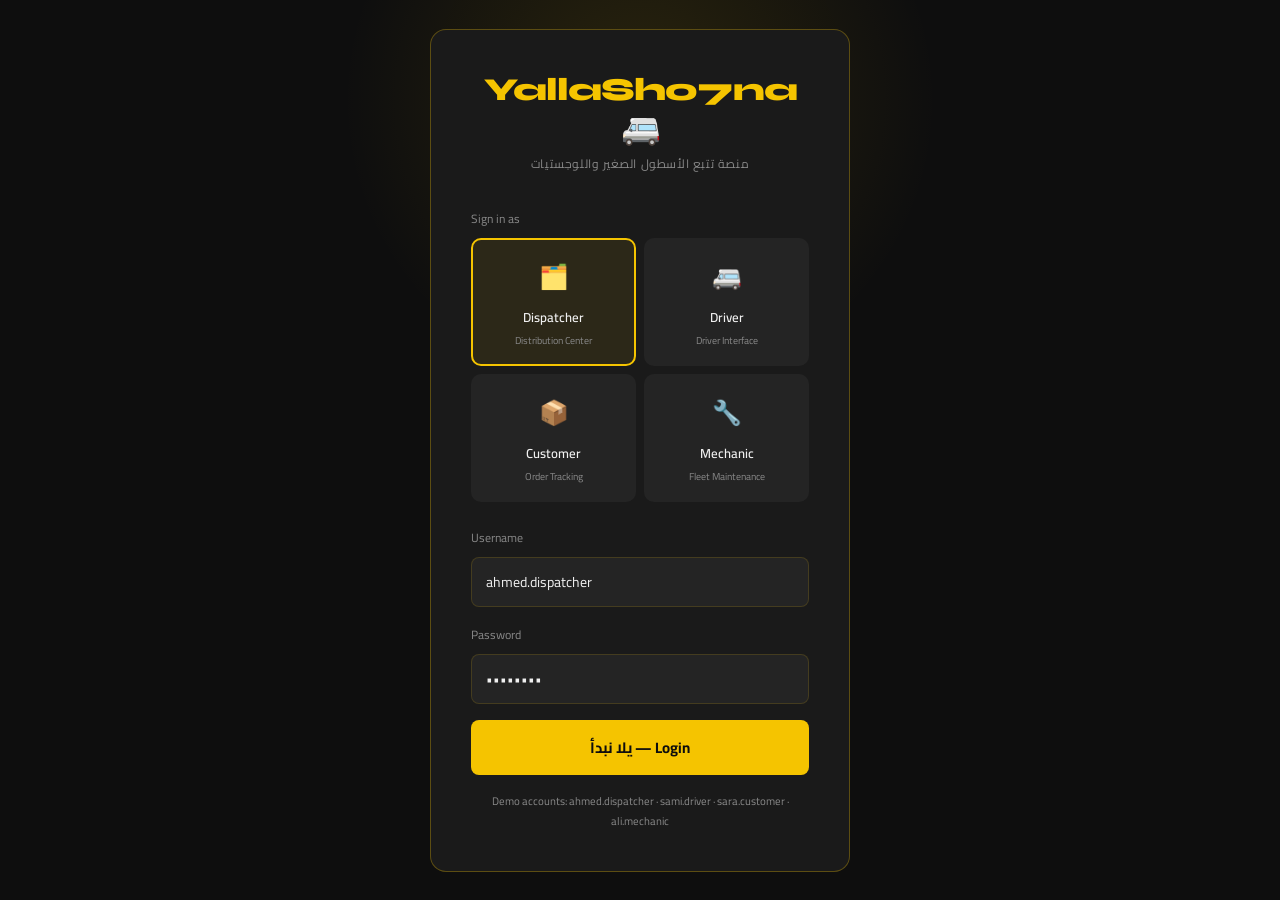
<file: index.html>
<!DOCTYPE html>
<html lang="en">
<head>
<meta charset="UTF-8">
<meta name="viewport" content="width=device-width, initial-scale=1.0">
<title>YallaSho7na — Fleet & Logistics</title>
<link href="https://fonts.googleapis.com/css2?family=Syne:wght@700;800&family=Cairo:wght@400;500;600;700&display=swap" rel="stylesheet">
<link rel="stylesheet" href="css/style.css">
</head>
<body>

<!-- ========= LOGIN ========= -->
<div id="login-screen">
  <div class="login-box">
    <div class="login-logo">
      <div class="logo-text">YallaSho7na 🚐</div>
      <div class="logo-sub">منصة تتبع الأسطول الصغير واللوجستيات</div>
    </div>

    <label class="login-label">Sign in as</label>
    <div class="actor-grid" id="actor-grid">
      <div class="actor-card selected" data-actor="dispatcher" onclick="selectActor(this)">
        <span class="actor-emoji">🗂️</span>
        <div class="actor-name">Dispatcher</div>
        <div class="actor-role">Distribution Center</div>
      </div>
      <div class="actor-card" data-actor="driver" onclick="selectActor(this)">
        <span class="actor-emoji">🚐</span>
        <div class="actor-name">Driver</div>
        <div class="actor-role">Driver Interface</div>
      </div>
      <div class="actor-card" data-actor="customer" onclick="selectActor(this)">
        <span class="actor-emoji">📦</span>
        <div class="actor-name">Customer</div>
        <div class="actor-role">Order Tracking</div>
      </div>
      <div class="actor-card" data-actor="mechanic" onclick="selectActor(this)">
        <span class="actor-emoji">🔧</span>
        <div class="actor-name">Mechanic</div>
        <div class="actor-role">Fleet Maintenance</div>
      </div>
    </div>

    <label class="login-label">Username</label>
    <input class="login-input" id="login-username" value="ahmed.dispatcher" placeholder="Enter username">

    <label class="login-label">Password</label>
    <input class="login-input" type="password" value="••••••••" placeholder="Password">

    <button class="btn-login" onclick="doLogin()">يلا نبدأ — Login</button>
    <div class="demo-hint">Demo accounts: ahmed.dispatcher · sami.driver · sara.customer · ali.mechanic</div>
  </div>
</div>

<!-- ========= APP ========= -->
<div id="app">

  <!-- Topbar -->
  <div class="topbar">
    <div class="topbar-logo">YallaSho7na 🚐</div>
    <div class="topbar-divider"></div>
    <div class="topbar-page" id="page-title">Dashboard</div>
    <div class="topbar-user" id="topbar-user">
      <div class="topbar-avatar" id="user-initials">AH</div>
      <span id="user-display">Ahmed Hassan</span>
      <span style="color:var(--muted)">·</span>
      <span id="user-role-display" style="color:var(--y);font-size:11px">Dispatcher</span>
    </div>
    <button class="btn-logout" onclick="doLogout()">Logout</button>
  </div>

  <div class="layout">

    <!-- Sidebar -->
    <div class="sidebar" id="sidebar"></div>

    <!-- Content -->
    <div class="content" id="content"></div>

  </div>
</div>

<script>
// ─── DATA ───────────────────────────────────────────────────────────────────
const actors = {
  dispatcher: {
    name: 'Ahmed Hassan',
    initials: 'AH',
    role: 'Dispatcher',
    username: 'ahmed.dispatcher',
    nav: [
      { icon: '🗺️', label: 'Live Map', view: 'map' },
      { icon: '🛣️', label: 'Routes', view: 'routes', badge: '3', badgeY: true },
      { icon: '🚐', label: 'Vehicles', view: 'vehicles' },
      { icon: '👤', label: 'Drivers', view: 'drivers' },
      { icon: '⚠️', label: 'Alerts', view: 'disp-alerts', badge: '2' },
    ]
  },
  driver: {
    name: 'Sami Hassan',
    initials: 'SH',
    role: 'Driver',
    username: 'sami.driver',
    nav: [
      { icon: '📋', label: 'My Route', view: 'my-route' },
      { icon: '✅', label: 'Deliver', view: 'deliver' },
      { icon: '🔍', label: 'Pre-Trip Check', view: 'pretrip' },
      { icon: '💰', label: 'COD Ledger', view: 'cod' },
      { icon: '🆘', label: 'Incident', view: 'incident' },
    ]
  },
  customer: {
    name: 'Sara Mahmoud',
    initials: 'SM',
    role: 'Customer',
    username: 'sara.customer',
    nav: [
      { icon: '📦', label: 'Track Order', view: 'track-order' },
      { icon: '📋', label: 'My Orders', view: 'my-orders' },
      { icon: '⭐', label: 'Rate Delivery', view: 'rate' },
    ]
  },
  mechanic: {
    name: 'Ali Fathy',
    initials: 'AF',
    role: 'Mechanic',
    username: 'ali.mechanic',
    nav: [
      { icon: '🔔', label: 'Service Alerts', view: 'service-alerts' },
      { icon: '🚗', label: 'Fleet Status', view: 'fleet-status' },
      { icon: '🛢️', label: 'Fuel & Parts', view: 'fuel-parts' },
      { icon: '📝', label: 'Work Orders', view: 'work-orders' },
    ]
  }
};

// ─── STATE ──────────────────────────────────────────────────────────────────
let currentActor = 'dispatcher';
let currentView = '';

function selectActor(el) {
  document.querySelectorAll('.actor-card').forEach(c => c.classList.remove('selected'));
  el.classList.add('selected');
  currentActor = el.dataset.actor;
  const map = { dispatcher: 'ahmed.dispatcher', driver: 'sami.driver', customer: 'sara.customer', mechanic: 'ali.mechanic' };
  document.getElementById('login-username').value = map[currentActor];
}

function doLogin() {
  document.getElementById('login-screen').style.display = 'none';
  const app = document.getElementById('app');
  app.style.display = 'flex';
  app.style.flexDirection = 'column';
  const a = actors[currentActor];
  document.getElementById('user-initials').textContent = a.initials;
  document.getElementById('user-display').textContent = a.name;
  document.getElementById('user-role-display').textContent = a.role;
  buildSidebar();
  loadView(actors[currentActor].nav[0].view);
}

function doLogout() {
  document.getElementById('app').style.display = 'none';
  document.getElementById('login-screen').style.display = 'flex';
}

function buildSidebar() {
  const nav = actors[currentActor].nav;
  let html = '';
  nav.forEach(item => {
    html += `<div class="nav-item" data-view="${item.view}" onclick="loadView('${item.view}')">
      <span class="nav-icon">${item.icon}</span>
      ${item.label}
      ${item.badge ? `<span class="nav-badge ${item.badgeY ? 'y' : ''}">${item.badge}</span>` : ''}
    </div>`;
  });
  document.getElementById('sidebar').innerHTML = html;
}

function loadView(view) {
  currentView = view;
  document.querySelectorAll('.nav-item').forEach(n => {
    n.classList.toggle('active', n.dataset.view === view);
  });
  const navItem = actors[currentActor].nav.find(n => n.view === view);
  if (navItem) document.getElementById('page-title').textContent = navItem.label;
  document.getElementById('content').innerHTML = views[view] ? views[view]() : '<p style="color:var(--muted)">Coming soon.</p>';
  attachChecks();
}

// ─── VIEWS ──────────────────────────────────────────────────────────────────
const views = {

// ════ DISPATCHER ════════════════════════════════════════════════════════════

'map': () => `
<div class="kpi-row" style="grid-template-columns:repeat(4,1fr)">
  <div class="kpi"><div class="kpi-label">Active Vehicles</div><div class="kpi-val">14</div><div class="kpi-sub">3 idle · 1 repair</div></div>
  <div class="kpi"><div class="kpi-label">Deliveries Today</div><div class="kpi-val">127</div><div class="kpi-sub">94% completion</div></div>
  <div class="kpi"><div class="kpi-label">ETA Variance</div><div class="kpi-val" style="color:var(--warn)">+4.2m</div><div class="kpi-sub">3 windows breached</div></div>
  <div class="kpi"><div class="kpi-label">COD Collected</div><div class="kpi-val">ج.م 3,840</div><div class="kpi-sub">ج.م 1,240 pending</div></div>
</div>

<div class="two-col">
  <div>
    <div class="card">
      <div class="card-head">🗺️ Live Fleet Map — Cairo Metro <span style="color:var(--success);font-size:11px"><span class="live-dot"></span> Live</span></div>
      <div class="map-mock">
        <svg style="position:absolute;inset:0;width:100%;height:100%" viewBox="0 0 560 200">
          <path d="M0,100 L560,100" stroke="rgba(245,196,0,0.08)" stroke-width="8" fill="none"/>
          <path d="M280,0 L280,200" stroke="rgba(245,196,0,0.08)" stroke-width="8" fill="none"/>
          <path d="M0,60 Q140,50 280,100 Q420,150 560,140" stroke="rgba(245,196,0,0.05)" stroke-width="5" fill="none"/>
          <path d="M100,0 L170,200" stroke="rgba(245,196,0,0.04)" stroke-width="4" fill="none"/>
          <!-- Route V-03 -->
          <path d="M160,80 Q210,95 250,100 Q310,108 370,100" stroke="rgba(245,196,0,0.4)" stroke-width="1.5" fill="none" stroke-dasharray="4 3"/>
          <!-- V-01 active pulsing -->
          <g>
            <circle cx="250" cy="100" r="13" fill="rgba(245,196,0,0.8)" stroke="rgba(255,255,255,0.25)" stroke-width="1.5"/>
            <circle cx="250" cy="100" r="13" fill="none" stroke="rgba(245,196,0,0.4)" stroke-width="1">
              <animate attributeName="r" from="13" to="22" dur="2s" repeatCount="indefinite"/>
              <animate attributeName="opacity" from="0.6" to="0" dur="2s" repeatCount="indefinite"/>
            </circle>
            <text x="250" y="104" text-anchor="middle" fill="#0e0e0e" font-size="8" font-family="Cairo,sans-serif" font-weight="700">V01</text>
          </g>
          <g>
            <circle cx="370" cy="100" r="11" fill="rgba(245,196,0,0.7)" stroke="rgba(255,255,255,0.2)" stroke-width="1"/>
            <text x="370" y="104" text-anchor="middle" fill="#0e0e0e" font-size="8" font-family="Cairo,sans-serif" font-weight="700">V03</text>
          </g>
          <g>
            <circle cx="130" cy="145" r="11" fill="rgba(245,196,0,0.7)" stroke="rgba(255,255,255,0.2)" stroke-width="1"/>
            <text x="130" y="149" text-anchor="middle" fill="#0e0e0e" font-size="8" font-family="Cairo,sans-serif" font-weight="700">V05</text>
          </g>
          <g>
            <circle cx="440" cy="70" r="11" fill="rgba(245,158,11,0.6)" stroke="rgba(255,255,255,0.2)" stroke-width="1"/>
            <text x="440" y="74" text-anchor="middle" fill="#fff" font-size="8" font-family="Cairo,sans-serif">V07</text>
          </g>
          <g>
            <circle cx="80" cy="55" r="11" fill="rgba(239,68,68,0.7)" stroke="rgba(255,255,255,0.2)" stroke-width="1"/>
            <text x="80" y="59" text-anchor="middle" fill="#fff" font-size="8" font-family="Cairo,sans-serif">V02</text>
          </g>
          <text x="275" y="40" fill="rgba(245,196,0,0.2)" font-size="9" font-family="Cairo,sans-serif" text-anchor="middle">MAADI</text>
          <text x="440" y="40" fill="rgba(245,196,0,0.2)" font-size="9" font-family="Cairo,sans-serif" text-anchor="middle">NASR CITY</text>
          <text x="90" y="175" fill="rgba(245,196,0,0.2)" font-size="9" font-family="Cairo,sans-serif" text-anchor="middle">GIZA</text>
          <!-- Legend -->
          <circle cx="10" cy="185" r="5" fill="rgba(245,196,0,0.8)"/>
          <text x="20" y="189" fill="rgba(255,255,255,0.4)" font-size="8" font-family="Cairo,sans-serif">Active</text>
          <circle cx="65" cy="185" r="5" fill="rgba(245,158,11,0.6)"/>
          <text x="75" y="189" fill="rgba(255,255,255,0.4)" font-size="8" font-family="Cairo,sans-serif">Idle</text>
          <circle cx="110" cy="185" r="5" fill="rgba(239,68,68,0.7)"/>
          <text x="120" y="189" fill="rgba(255,255,255,0.4)" font-size="8" font-family="Cairo,sans-serif">Repair</text>
        </svg>
      </div>
    </div>

    <div class="card">
      <div class="card-head">🚨 Recent Events</div>
      <div class="card-body">
        <div class="alert-item alert-r"><div class="alert-dot ad-r"></div><span>V-02 breakdown — Sami's 5 stops redistributed to Khaled & Mohamed</span></div>
        <div class="alert-item alert-y"><div class="alert-dot ad-y"></div><span>ORD-2853 ETA breached — customer at Heliopolis notified automatically</span></div>
        <div class="alert-item alert-g"><div class="alert-dot ad-g"></div><span>Emergency insertion ORD-2867 completed — ETAs recalculated downstream</span></div>
      </div>
    </div>
  </div>

  <div>
    <div class="card">
      <div class="card-head">🚐 Fleet Status</div>
      <div class="card-body" style="padding:0">
        <div class="row-item" style="padding:10px 16px">
          <span style="font-size:16px">🚐</span>
          <div style="flex:1"><div style="font-size:12px;font-weight:600">V-01 · Toyota Van</div><div style="font-size:11px;color:var(--muted)">Sami · Maadi · 7 stops left</div></div>
          <div class="prog-wrap"><div class="prog-bar"><div class="prog-fill g" style="width:64%"></div></div><div class="prog-text">64% load</div></div>
          <span class="pill pill-active">On Route</span>
        </div>
        <div class="row-item" style="padding:10px 16px">
          <span style="font-size:16px">🚐</span>
          <div style="flex:1"><div style="font-size:12px;font-weight:600">V-03 · Ford Van</div><div style="font-size:11px;color:var(--muted)">Khaled · Nasr City · 3 stops</div></div>
          <div class="prog-wrap"><div class="prog-bar"><div class="prog-fill" style="width:45%"></div></div><div class="prog-text">45% load</div></div>
          <span class="pill pill-active">On Route</span>
        </div>
        <div class="row-item" style="padding:10px 16px">
          <span style="font-size:16px">🚛</span>
          <div style="flex:1"><div style="font-size:12px;font-weight:600">V-05 · Isuzu Truck</div><div style="font-size:11px;color:var(--muted)">Mohamed · Giza · 11 stops</div></div>
          <div class="prog-wrap"><div class="prog-bar"><div class="prog-fill r" style="width:82%"></div></div><div class="prog-text">82% load</div></div>
          <span class="pill pill-active">On Route</span>
        </div>
        <div class="row-item" style="padding:10px 16px">
          <span style="font-size:16px">🚐</span>
          <div style="flex:1"><div style="font-size:12px;font-weight:600">V-07 · Toyota Van</div><div style="font-size:11px;color:var(--muted)">Depot — awaiting dispatch</div></div>
          <div class="prog-wrap"><div class="prog-bar"><div class="prog-fill" style="width:0%"></div></div><div class="prog-text">empty</div></div>
          <span class="pill pill-idle">Idle</span>
        </div>
        <div class="row-item" style="padding:10px 16px">
          <span style="font-size:16px">🚛</span>
          <div style="flex:1"><div style="font-size:12px;font-weight:600">V-02 · Isuzu Truck</div><div style="font-size:11px;color:var(--muted)">Transmission failure · Workshop</div></div>
          <div class="prog-wrap"><div class="prog-bar"><div class="prog-fill r" style="width:100%"></div></div><div class="prog-text">in repair</div></div>
          <span class="pill pill-danger">Repair</span>
        </div>
      </div>
    </div>

    <div class="card">
      <div class="card-head">📊 Driver Scores</div>
      <div class="card-body">
        ${['Khaled Omar:94','Mohamed Ali:88','Sami Hassan:76','Tarek Mansour:71'].map(d => {
          const [n,s] = d.split(':');
          const col = s>=85?'g':s>=75?'':'r';
          return `<div style="display:flex;align-items:center;gap:10px;padding:6px 0">
            <div style="width:26px;height:26px;border-radius:50%;background:rgba(245,196,0,0.12);border:1px solid var(--border2);display:flex;align-items:center;justify-content:center;font-size:9px;color:var(--y);font-weight:700">${n.split(' ').map(x=>x[0]).join('')}</div>
            <div style="flex:1">
              <div style="font-size:12px;font-weight:500">${n}</div>
              <div class="prog-bar" style="margin-top:4px;height:4px"><div class="prog-fill ${col}" style="width:${s}%"></div></div>
            </div>
            <div style="font-family:monospace;font-size:12px;color:var(--y)">${s}/100</div>
          </div>`;
        }).join('')}
      </div>
    </div>
  </div>
</div>
`,

'routes': () => `
<div class="section-title">Active Routes — Route Priority Balancer</div>
<div class="three-col">
  ${[
    {id:'V-01',driver:'Sami Hassan',stops:12,done:5,km:38,eta:'16:30',priority:'🔴 HIGH'},
    {id:'V-03',driver:'Khaled Omar',stops:8,done:5,km:22,eta:'15:45',priority:'🟡 MED'},
    {id:'V-05',driver:'Mohamed Ali',stops:15,done:4,km:51,eta:'17:10',priority:'🟢 STD'},
  ].map(r => `
  <div class="card">
    <div class="card-head">${r.id} · ${r.driver} <span class="pill pill-active">Active</span></div>
    <div class="card-body">
      <div style="font-size:11px;color:var(--muted);margin-bottom:10px">Priority: <strong style="color:var(--txt)">${r.priority}</strong></div>
      <div style="display:grid;grid-template-columns:1fr 1fr;gap:8px;margin-bottom:12px">
        <div class="kpi" style="padding:10px"><div class="kpi-label">Stops Done</div><div class="kpi-val" style="font-size:18px">${r.done}/${r.stops}</div></div>
        <div class="kpi" style="padding:10px"><div class="kpi-label">Distance</div><div class="kpi-val" style="font-size:18px">${r.km}km</div></div>
      </div>
      <div style="display:flex;justify-content:space-between;font-size:12px;margin-bottom:8px">
        <span style="color:var(--muted)">ETA completion</span>
        <span style="color:var(--y);font-weight:600">${r.eta}</span>
      </div>
      <div class="prog-bar" style="height:6px"><div class="prog-fill g" style="width:${Math.round(r.done/r.stops*100)}%"></div></div>
      <div style="font-size:10px;color:var(--muted);margin-top:4px">${Math.round(r.done/r.stops*100)}% complete</div>
    </div>
  </div>`).join('')}
</div>

<div class="card" style="margin-top:14px">
  <div class="card-head">🛣️ Geospatial Clustering — Cairo Zones</div>
  <div class="card-body" style="display:grid;grid-template-columns:repeat(3,1fr);gap:12px">
    <div style="padding:14px;background:var(--blk3);border-radius:8px;border:1px solid var(--border)">
      <div style="font-size:11px;color:var(--muted);margin-bottom:4px">Zone: Maadi</div>
      <div style="font-size:18px;font-weight:700;color:var(--y)">15 stops</div>
      <div style="font-size:11px;color:var(--muted)">Assigned → V-01 Toyota Van</div>
    </div>
    <div style="padding:14px;background:var(--blk3);border-radius:8px;border:1px solid var(--border)">
      <div style="font-size:11px;color:var(--muted);margin-bottom:4px">Zone: Nasr City</div>
      <div style="font-size:18px;font-weight:700;color:var(--y)">12 stops</div>
      <div style="font-size:11px;color:var(--muted)">Assigned → V-03 Ford Van</div>
    </div>
    <div style="padding:14px;background:var(--blk3);border-radius:8px;border:1px solid var(--border)">
      <div style="font-size:11px;color:var(--muted);margin-bottom:4px">Zone: Giza</div>
      <div style="font-size:18px;font-weight:700;color:var(--y)">18 stops</div>
      <div style="font-size:11px;color:var(--muted)">Assigned → V-05 Isuzu Truck</div>
    </div>
  </div>
</div>
`,

'vehicles': () => `
<div class="section-title">Vehicle Management</div>
<div class="card">
  <div class="card-head">All Vehicles <button class="btn btn-y" style="font-size:11px;padding:5px 12px">+ Add Vehicle</button></div>
  <div class="card-body" style="padding:0">
    ${[
      {id:'V-01',model:'Toyota Van',driver:'Sami Hassan',km:48200,cap:1000,load:640,status:'active',ins:'Nov 2026'},
      {id:'V-02',model:'Isuzu Truck',driver:'Unassigned',km:61000,cap:3000,load:0,status:'repair',ins:'Mar 2026'},
      {id:'V-03',model:'Ford Van',driver:'Khaled Omar',km:33500,cap:1000,load:450,status:'active',ins:'Dec 2026'},
      {id:'V-05',model:'Isuzu Truck',driver:'Mohamed Ali',km:55000,cap:3000,load:2460,status:'active',ins:'Jun 2026'},
      {id:'V-07',model:'Toyota Van',driver:'Unassigned',km:22100,cap:1000,load:0,status:'idle',ins:'Apr 2026'},
    ].map(v => `
    <div class="row-item" style="padding:12px 16px">
      <div style="font-family:monospace;font-size:12px;color:var(--y);width:40px">${v.id}</div>
      <div style="flex:1">
        <div style="font-size:12px;font-weight:600">${v.model}</div>
        <div style="font-size:11px;color:var(--muted)">Driver: ${v.driver} · ${v.km.toLocaleString()} km · Insurance: ${v.ins}</div>
      </div>
      <div style="text-align:right;margin-right:12px">
        <div style="font-size:11px;color:var(--muted)">Load</div>
        <div style="font-size:12px;font-weight:600">${v.load}/${v.cap} kg</div>
      </div>
      <span class="pill ${v.status==='active'?'pill-active':v.status==='idle'?'pill-idle':'pill-danger'}">${v.status}</span>
    </div>`).join('')}
  </div>
</div>
`,

'drivers': () => `
<div class="section-title">Driver Management</div>
<div class="two-col">
  ${[
    {n:'Sami Hassan',init:'SH',role:'Van driver',score:76,trips:1240,rating:4.2,shift:'Morning',lic:'Van · Small Truck'},
    {n:'Khaled Omar',init:'KO',role:'Van driver',score:94,trips:1890,rating:4.8,shift:'Morning',lic:'Van'},
    {n:'Mohamed Ali',init:'MA',role:'Truck driver',score:88,trips:2100,rating:4.6,shift:'Morning',lic:'Van · Heavy Truck'},
    {n:'Tarek Mansour',init:'TM',role:'Van driver',score:71,trips:760,rating:3.9,shift:'Evening',lic:'Van'},
  ].map(d => `
  <div class="card">
    <div class="card-head" style="gap:10px">
      <div style="width:34px;height:34px;border-radius:50%;background:rgba(245,196,0,0.15);border:1px solid var(--border2);display:flex;align-items:center;justify-content:center;font-size:11px;font-weight:700;color:var(--y)">${d.init}</div>
      <div style="flex:1"><div style="font-size:13px;font-weight:600">${d.n}</div><div style="font-size:11px;color:var(--muted)">${d.role} · ${d.shift} shift</div></div>
      <span class="pill pill-active">Active</span>
    </div>
    <div class="card-body">
      <div style="display:grid;grid-template-columns:1fr 1fr 1fr;gap:8px;margin-bottom:12px">
        <div class="kpi" style="padding:10px"><div class="kpi-label">Score</div><div class="kpi-val" style="font-size:18px;color:${d.score>=85?'var(--success)':d.score>=75?'var(--y)':'var(--danger)'}">${d.score}</div></div>
        <div class="kpi" style="padding:10px"><div class="kpi-label">Trips</div><div class="kpi-val" style="font-size:18px">${d.trips}</div></div>
        <div class="kpi" style="padding:10px"><div class="kpi-label">Rating</div><div class="kpi-val" style="font-size:18px">${d.rating}⭐</div></div>
      </div>
      <div style="font-size:11px;color:var(--muted)">Licenses: <span style="color:var(--txt)">${d.lic}</span></div>
    </div>
  </div>`).join('')}
</div>
`,

'disp-alerts': () => `
<div class="section-title">Active Alerts</div>
<div class="card">
  <div class="card-body">
    <div class="alert-item alert-r"><div class="alert-dot ad-r"></div><div style="flex:1"><strong>V-02 — Breakdown</strong><div style="font-size:11px;color:var(--muted);margin-top:2px">Transmission failure. 5 stops redistributed to Khaled & Mohamed. Tow requested.</div></div><span style="font-size:10px;color:var(--muted)">Now</span></div>
    <div class="alert-item alert-y"><div class="alert-dot ad-y"></div><div style="flex:1"><strong>ORD-2853 — Window Breached</strong><div style="font-size:11px;color:var(--muted);margin-top:2px">Customer at Heliopolis promised 2–4pm. New ETA 4:30pm. Sender notified.</div></div><span style="font-size:10px;color:var(--muted)">14:30</span></div>
    <div class="alert-item alert-y"><div class="alert-dot ad-y"></div><div style="flex:1"><strong>V-05 — High Load Warning</strong><div style="font-size:11px;color:var(--muted);margin-top:2px">V-05 at 82% capacity (2460/3000 kg). New 200 kg order → rejected.</div></div><span style="font-size:10px;color:var(--muted)">13:55</span></div>
    <div class="alert-item alert-g"><div class="alert-dot ad-g"></div><div style="flex:1"><strong>ORD-2831 — RTB Initiated</strong><div style="font-size:11px;color:var(--muted);margin-top:2px">Customer absent after 3 attempts. Package returning to depot. Report generated.</div></div><span style="font-size:10px;color:var(--muted)">13:10</span></div>
  </div>
</div>
`,

// ════ DRIVER ════════════════════════════════════════════════════════════════

'my-route': () => `
<div class="section-title">My Route Today — V-01 Toyota Van</div>
<div class="two-col">
  <div>
    <div class="kpi-row" style="grid-template-columns:repeat(3,1fr)">
      <div class="kpi"><div class="kpi-label">Stops</div><div class="kpi-val">12</div><div class="kpi-sub">5 done · 7 left</div></div>
      <div class="kpi"><div class="kpi-label">Distance</div><div class="kpi-val">38km</div><div class="kpi-sub">22km remaining</div></div>
      <div class="kpi"><div class="kpi-label">ETA End</div><div class="kpi-val">16:30</div><div class="kpi-sub">On schedule</div></div>
    </div>
    <div class="card">
      <div class="card-head">📍 Stop Sequence</div>
      <div class="card-body" style="padding-top:8px">
        <div class="stop-line">
          ${[
            {n:'Depot Load',d:'QR verified · 640kg · 08:15',s:'done'},
            {n:'Stop 1 — Al-Azhar St',d:'Delivered · Signed · COD ج.م 240',s:'done'},
            {n:'Stop 2 — Nasr City Mall',d:'Delivered · Photo proof · VIP',s:'done'},
            {n:'Stop 3 — Abbassiya',d:'Delivered · Standard parcel',s:'done'},
            {n:'Stop 4 — Heliopolis Ave',d:'Perishable · VIP · ⚠ ETA late',s:'cur'},
            {n:'Stop 5 — Rehab City',d:'Standard · ETA ~15:30',s:'next'},
            {n:'Stop 6 — Heliopolis Mall',d:'2 parcels · ETA ~16:00',s:'next'},
          ].map(s => `
          <div class="stop-row">
            <div class="stop-dot ${s.s}">${s.s==='done'?'✓':s.s==='cur'?'●':'○'}</div>
            <div class="stop-connector"></div>
            <div class="stop-info">
              <div class="stop-name">${s.n}</div>
              <div class="stop-detail">${s.d}</div>
            </div>
          </div>`).join('')}
        </div>
      </div>
    </div>
  </div>
  <div>
    <div class="card">
      <div class="card-head">⚡ Dynamic Rerouting</div>
      <div class="card-body">
        <div class="alert-item alert-r" style="margin-bottom:10px"><div class="alert-dot ad-r"></div>V-02 breakdown — 5 stops added to your route</div>
        <div style="font-size:12px;color:var(--muted);margin-bottom:12px">New stops inserted after current position. ETAs recalculated.</div>
        <div style="display:flex;gap:8px">
          <button class="btn btn-y" style="flex:1">Accept Reroute</button>
          <button class="btn btn-ghost" style="flex:1">Call Dispatcher</button>
        </div>
      </div>
    </div>
    <div class="card">
      <div class="card-head">🕐 Break Manager</div>
      <div class="card-body">
        <div class="kpi" style="margin-bottom:10px"><div class="kpi-label">Driving Time</div><div class="kpi-val">3h 20m</div><div class="kpi-sub">Break required after 40 min</div></div>
        <div class="prog-bar" style="height:8px;margin-bottom:8px"><div class="prog-fill r" style="width:83%"></div></div>
        <div style="font-size:11px;color:var(--warn)">⚠ Mandatory 30-min break due at 4h mark (Labour Law)</div>
      </div>
    </div>
    <div class="card">
      <div class="card-head">💨 Speed Advisor</div>
      <div class="card-body">
        <div class="kpi"><div class="kpi-label">Recommended Speed</div><div class="kpi-val">80 km/h</div><div class="kpi-sub">V-01 at 64% load — optimal for fuel economy</div></div>
      </div>
    </div>
  </div>
</div>
`,

'deliver': () => `
<div class="section-title">Deliver — Stop 4: Heliopolis Ave</div>
<div class="two-col">
  <div>
    <div class="card">
      <div class="card-head">📦 Order Details</div>
      <div class="card-body">
        <div style="display:grid;grid-template-columns:1fr 1fr;gap:8px;margin-bottom:14px">
          <div class="kpi" style="padding:10px"><div class="kpi-label">Order ID</div><div class="kpi-val" style="font-size:14px;font-family:monospace">ORD-2853</div></div>
          <div class="kpi" style="padding:10px"><div class="kpi-label">Type</div><div class="kpi-val" style="font-size:14px">🥩 Perishable</div></div>
          <div class="kpi" style="padding:10px"><div class="kpi-label">Customer</div><div class="kpi-val" style="font-size:14px">Sara M.</div></div>
          <div class="kpi" style="padding:10px"><div class="kpi-label">COD Amount</div><div class="kpi-val" style="font-size:14px;color:var(--success)">ج.م 320</div></div>
        </div>
        <div class="alert-item alert-y"><div class="alert-dot ad-y"></div>VIP + Perishable — handle with care, deliver immediately</div>
      </div>
    </div>

    <div class="card">
      <div class="card-head">🔍 QR Code Verification</div>
      <div class="card-body" style="text-align:center">
        <div style="width:80px;height:80px;background:var(--blk3);border:2px dashed var(--border2);border-radius:8px;margin:0 auto 12px;display:flex;align-items:center;justify-content:center;font-size:28px">📷</div>
        <div style="font-size:12px;color:var(--muted);margin-bottom:12px">Scan parcel QR code to verify before confirming delivery</div>
        <button class="btn btn-y" style="width:100%">📷 Scan QR Code</button>
        <div style="margin-top:8px;font-size:11px;color:var(--success)">✅ QR Match: ORD-2853 verified</div>
      </div>
    </div>
  </div>
  <div>
    <div class="card">
      <div class="card-head">✍️ Digital Signature</div>
      <div class="card-body">
        <div style="width:100%;height:100px;background:var(--blk3);border:1px dashed var(--border2);border-radius:8px;display:flex;align-items:center;justify-content:center;font-size:12px;color:var(--muted);margin-bottom:10px">Customer signs here</div>
        <button class="btn btn-ghost" style="width:100%;margin-bottom:8px">Clear Signature</button>
      </div>
    </div>

    <div class="card">
      <div class="card-head">📸 Photo Evidence</div>
      <div class="card-body">
        <div style="width:100%;height:90px;background:var(--blk3);border:1px dashed var(--border2);border-radius:8px;display:flex;align-items:center;justify-content:center;font-size:28px;margin-bottom:10px;cursor:pointer">📷</div>
        <div style="font-size:11px;color:var(--muted);margin-bottom:10px">Photo will be GPS-tagged and timestamped automatically</div>
        <button class="btn btn-y" style="width:100%">✅ Confirm Delivery</button>
      </div>
    </div>

    <div class="card">
      <div class="card-head">📡 Offline Queue</div>
      <div class="card-body">
        <div style="font-size:12px;color:var(--muted);margin-bottom:6px">Poor signal? Deliveries saved locally and synced when back online.</div>
        <div style="display:flex;align-items:center;gap:8px"><div class="live-dot" style="background:var(--success)"></div><span style="font-size:12px">Signal OK — 0 pending sync</span></div>
      </div>
    </div>
  </div>
</div>
`,

'pretrip': () => `
<div class="section-title">Pre-Trip Safety Inspection — V-01</div>
<div class="two-col">
  <div class="card">
    <div class="card-head">✅ Safety Checklist</div>
    <div class="card-body" style="padding-top:8px">
      ${[
        'Tires — pressure and condition',
        'Brakes — test in depot yard',
        'Headlights and indicators',
        'Engine oil level',
        'Coolant level',
        'Windshield — clean, no cracks',
        'Seatbelt functional',
        'Fire extinguisher on board',
        'Load secured — no shift',
        'QR scanner charged',
      ].map((item,i) => `
      <div class="check-row">
        <div class="check-box ${i<7?'checked':''}" onclick="this.classList.toggle('checked')">✓</div>
        <span>${item}</span>
      </div>`).join('')}
    </div>
  </div>
  <div>
    <div class="card">
      <div class="card-head">📊 Inspection Status</div>
      <div class="card-body">
        <div class="kpi" style="margin-bottom:10px"><div class="kpi-label">Items Checked</div><div class="kpi-val">7 / 10</div><div class="kpi-sub">Complete all to unlock route start</div></div>
        <div class="prog-bar" style="height:8px;margin-bottom:14px"><div class="prog-fill" style="width:70%"></div></div>
        <button class="btn btn-ghost" style="width:100%;margin-bottom:8px;cursor:not-allowed;opacity:0.5">🔒 Start Route (Complete checklist first)</button>
        <div style="font-size:11px;color:var(--muted)">Checklist submitted and timestamped to your shift record.</div>
      </div>
    </div>
    <div class="card">
      <div class="card-head">🆘 Report Incident</div>
      <div class="card-body">
        <select style="width:100%;padding:9px;background:var(--blk3);border:1px solid var(--border);border-radius:7px;color:var(--txt);margin-bottom:10px;font-family:var(--body)">
          <option>Select incident type</option>
          <option>Minor accident</option>
          <option>Vehicle breakdown</option>
          <option>Flat tire</option>
          <option>Other</option>
        </select>
        <button class="btn btn-y" style="width:100%">🆘 Submit Incident Report</button>
      </div>
    </div>
  </div>
</div>
`,

'cod': () => `
<div class="section-title">Cash on Delivery Ledger</div>
<div class="kpi-row" style="grid-template-columns:repeat(3,1fr)">
  <div class="kpi"><div class="kpi-label">Total Collected</div><div class="kpi-val">ج.م 1,280</div><div class="kpi-sub">From 5 stops today</div></div>
  <div class="kpi"><div class="kpi-label">Pending Stops</div><div class="kpi-val" style="color:var(--warn)">7</div><div class="kpi-sub">Estimated ج.م 890 remaining</div></div>
  <div class="kpi"><div class="kpi-label">Shift Handover</div><div class="kpi-val">18:00</div><div class="kpi-sub">Return to depot with receipts</div></div>
</div>
<div class="card">
  <div class="card-head">💰 COD Log</div>
  <div class="card-body" style="padding:0">
    ${[
      {ord:'ORD-2820',addr:'Al-Rehab',amt:240,status:'collected'},
      {ord:'ORD-2831',addr:'Giza District',amt:180,status:'failed-rtb'},
      {ord:'ORD-2839',addr:'Nasr City Mall',amt:480,status:'collected'},
      {ord:'ORD-2847',addr:'Maadi',amt:320,status:'collected'},
      {ord:'ORD-2853',addr:'Heliopolis',amt:320,status:'pending'},
    ].map(c => `
    <div class="row-item" style="padding:10px 16px">
      <div style="font-family:monospace;font-size:11px;color:var(--muted)">${c.ord}</div>
      <div style="flex:1;font-size:12px;padding:0 12px">${c.addr}</div>
      <div style="font-weight:600;font-size:13px;color:${c.status==='collected'?'var(--success)':c.status==='pending'?'var(--y)':'var(--danger)'}">ج.م ${c.amt}</div>
      <span class="pill ${c.status==='collected'?'pill-active':c.status==='pending'?'pill-idle':'pill-danger'}" style="margin-left:8px">${c.status}</span>
    </div>`).join('')}
  </div>
</div>
`,

'incident': () => `
<div class="section-title">Incident Reporting</div>
<div class="two-col">
  <div class="card">
    <div class="card-head">🆘 New Incident Report</div>
    <div class="card-body">
      <label class="login-label" style="font-size:11px">Incident Type</label>
      <select style="width:100%;padding:10px;background:var(--blk3);border:1px solid var(--border);border-radius:7px;color:var(--txt);margin-bottom:14px;font-family:var(--body)">
        <option>Minor accident</option>
        <option>Vehicle breakdown</option>
        <option>Flat tire</option>
        <option>Load damage</option>
        <option>Customer complaint</option>
      </select>
      <label class="login-label" style="font-size:11px">Description</label>
      <textarea style="width:100%;height:80px;padding:10px;background:var(--blk3);border:1px solid var(--border);border-radius:7px;color:var(--txt);margin-bottom:14px;font-family:var(--body);resize:none" placeholder="Describe what happened..."></textarea>
      <div style="display:flex;gap:8px;margin-bottom:12px">
        <button class="btn btn-ghost" style="flex:1">📷 Add Photo</button>
        <button class="btn btn-ghost" style="flex:1">📍 Use GPS Location</button>
      </div>
      <button class="btn btn-y" style="width:100%">Submit Incident & Request Help</button>
    </div>
  </div>
  <div>
    <div class="card">
      <div class="card-head">📋 Past Incidents</div>
      <div class="card-body">
        <div class="alert-item alert-g"><div class="alert-dot ad-g"></div><div><strong>Flat tire — Apr 12</strong><div style="font-size:11px;color:var(--muted)">Resolved in 45 min · Tow dispatched</div></div></div>
        <div class="alert-item alert-y"><div class="alert-dot ad-y"></div><div><strong>Minor scratch — Mar 28</strong><div style="font-size:11px;color:var(--muted)">Customer parking · Photo documented</div></div></div>
      </div>
    </div>
    <div class="card">
      <div class="card-head">🆘 Emergency Contacts</div>
      <div class="card-body">
        <div style="display:flex;flex-direction:column;gap:8px">
          <button class="btn btn-y" style="width:100%">📞 Call Dispatcher</button>
          <button class="btn btn-ghost" style="width:100%">🔧 Request Roadside Help</button>
          <button class="btn btn-ghost" style="width:100%;border-color:var(--danger);color:var(--danger)">🚨 Emergency Services</button>
        </div>
      </div>
    </div>
  </div>
</div>
`,

// ════ CUSTOMER ═══════════════════════════════════════════════════════════════

'track-order': () => `
<div class="section-title">Track Your Order</div>
<div class="card" style="max-width:600px;margin:0 auto">
  <div class="card-head">📦 ORD-2853 — Heliopolis Ave</div>
  <div class="card-body">
    <div style="display:grid;grid-template-columns:1fr 1fr;gap:8px;margin-bottom:16px">
      <div class="kpi" style="padding:10px"><div class="kpi-label">Order</div><div class="kpi-val" style="font-size:14px;font-family:monospace">ORD-2853</div></div>
      <div class="kpi" style="padding:10px"><div class="kpi-label">ETA</div><div class="kpi-val" style="font-size:14px;color:var(--warn)">~14:48</div></div>
    </div>

    <div class="alert-item alert-y" style="margin-bottom:16px"><div class="alert-dot ad-y"></div>Your driver is 500m away — get ready! 🚐</div>

    <!-- Tracking bar -->
    <div class="track-bar">
      <div class="track-step done">
        <div class="track-dot"></div>
        <div class="track-label">Order Placed</div>
      </div>
      <div class="track-step done">
        <div class="track-dot"></div>
        <div class="track-label">Dispatched</div>
      </div>
      <div class="track-step cur">
        <div class="track-dot"></div>
        <div class="track-label">On the Way</div>
      </div>
      <div class="track-step">
        <div class="track-dot"></div>
        <div class="track-label">Delivered</div>
      </div>
    </div>

    <div class="map-mock" style="height:140px;border-radius:8px;margin:14px 0">
      <svg style="position:absolute;inset:0;width:100%;height:100%" viewBox="0 0 520 140">
        <path d="M0,70 L520,70" stroke="rgba(245,196,0,0.07)" stroke-width="6" fill="none"/>
        <path d="M260,0 L260,140" stroke="rgba(245,196,0,0.07)" stroke-width="6" fill="none"/>
        <path d="M100,60 Q180,55 240,70 Q300,85 360,75" stroke="rgba(245,196,0,0.4)" stroke-width="1.5" fill="none" stroke-dasharray="4 3"/>
        <!-- Driver -->
        <g>
          <circle cx="240" cy="70" r="12" fill="rgba(245,196,0,0.8)" stroke="rgba(255,255,255,0.3)" stroke-width="1.5"/>
          <circle cx="240" cy="70" r="12" fill="none" stroke="rgba(245,196,0,0.4)"><animate attributeName="r" from="12" to="20" dur="1.5s" repeatCount="indefinite"/><animate attributeName="opacity" from="0.6" to="0" dur="1.5s" repeatCount="indefinite"/></circle>
          <text x="240" y="74" text-anchor="middle" fill="#0e0e0e" font-size="8" font-family="Cairo,sans-serif" font-weight="700">🚐</text>
        </g>
        <!-- Destination -->
        <rect x="346" y="60" width="40" height="18" rx="4" fill="rgba(34,197,94,0.2)" stroke="rgba(34,197,94,0.5)" stroke-width="0.5"/>
        <text x="366" y="73" text-anchor="middle" fill="#22c55e" font-size="8" font-family="Cairo,sans-serif">YOU 📍</text>
        <text x="240" y="50" text-anchor="middle" fill="rgba(245,196,0,0.6)" font-size="9" font-family="Cairo,sans-serif">Sami · V-01 · 500m</text>
      </svg>
    </div>

    <div style="display:flex;align-items:center;justify-content:space-between;font-size:12px">
      <span style="color:var(--muted)">Driver: <strong style="color:var(--txt)">Sami Hassan</strong></span>
      <span style="color:var(--muted)">Vehicle: <strong style="color:var(--txt)">V-01 · Toyota Van</strong></span>
      <button class="btn btn-ghost" style="font-size:11px;padding:5px 10px">📞 Call Driver</button>
    </div>
  </div>
</div>
`,

'my-orders': () => `
<div class="section-title">My Orders</div>
<div class="card">
  <div class="card-body" style="padding:0">
    ${[
      {id:'ORD-2853',item:'Meat box (perishable)',date:'Today',status:'on-the-way',amount:'ج.م 320'},
      {id:'ORD-2839',item:'Electronics package',date:'Today',status:'delivered',amount:'ج.م 480'},
      {id:'ORD-2820',item:'Grocery bundle',date:'Today',status:'delivered',amount:'ج.م 240'},
      {id:'ORD-2780',item:'Books order',date:'Yesterday',status:'delivered',amount:'ج.م 180'},
      {id:'ORD-2760',item:'Household items',date:'May 6',status:'delivered',amount:'ج.م 350'},
    ].map(o => `
    <div class="row-item" style="padding:12px 16px">
      <span style="font-size:18px">${o.status==='delivered'?'📦':'🚐'}</span>
      <div style="flex:1">
        <div style="font-size:12px;font-weight:600">${o.id} — ${o.item}</div>
        <div style="font-size:11px;color:var(--muted)">${o.date} · ${o.amount}</div>
      </div>
      <span class="pill ${o.status==='delivered'?'pill-active':'pill-blue'}">${o.status==='delivered'?'Delivered':'On the way'}</span>
    </div>`).join('')}
  </div>
</div>
`,

'rate': () => `
<div class="section-title">Rate Your Delivery</div>
<div class="card" style="max-width:500px">
  <div class="card-head">⭐ Rate ORD-2839</div>
  <div class="card-body" style="text-align:center">
    <div style="font-size:36px;margin:16px 0">⭐⭐⭐⭐⭐</div>
    <div style="font-size:12px;color:var(--muted);margin-bottom:14px">Tap to rate your delivery experience</div>
    <textarea style="width:100%;height:70px;padding:10px;background:var(--blk3);border:1px solid var(--border);border-radius:7px;color:var(--txt);font-family:var(--body);resize:none;margin-bottom:12px" placeholder="Leave a comment (optional)..."></textarea>
    <button class="btn btn-y" style="width:100%">Submit Rating</button>
    <div style="font-size:11px;color:var(--muted);margin-top:10px">Your feedback helps improve driver performance scoring</div>
  </div>
</div>
`,

// ════ MECHANIC ═══════════════════════════════════════════════════════════════

'service-alerts': () => `
<div class="section-title">Service Alerts</div>
<div class="kpi-row" style="grid-template-columns:repeat(3,1fr)">
  <div class="kpi"><div class="kpi-label">Critical</div><div class="kpi-val" style="color:var(--danger)">1</div><div class="kpi-sub">Immediate action needed</div></div>
  <div class="kpi"><div class="kpi-label">Due Soon</div><div class="kpi-val" style="color:var(--warn)">3</div><div class="kpi-sub">Within 1000 km</div></div>
  <div class="kpi"><div class="kpi-label">All Good</div><div class="kpi-val" style="color:var(--success)">13</div><div class="kpi-sub">No immediate action</div></div>
</div>
<div class="card">
  <div class="card-head">🔔 All Maintenance Alerts</div>
  <div class="card-body">
    <div class="alert-item alert-r"><div class="alert-dot ad-r"></div><div style="flex:1"><strong>V-02 — Transmission Failure</strong><div style="font-size:11px;color:var(--muted);margin-top:2px">Vehicle out of service. Assign technician or external workshop. Tow has been dispatched.</div></div><span style="font-size:10px;color:var(--danger)">CRITICAL</span></div>
    <div class="alert-item alert-y"><div class="alert-dot ad-y"></div><div style="flex:1"><strong>V-05 — Oil Change Due</strong><div style="font-size:11px;color:var(--muted);margin-top:2px">Odometer: 55,000 km. Service threshold: 55,000 km. Schedule today.</div></div><span style="font-size:10px;color:var(--warn)">TODAY</span></div>
    <div class="alert-item alert-y"><div class="alert-dot ad-y"></div><div style="flex:1"><strong>V-03 — Brake Pads</strong><div style="font-size:11px;color:var(--muted);margin-top:2px">28,000 / 30,000 km life used. Replacement needed within 2,000 km.</div></div><span style="font-size:10px;color:var(--warn)">SOON</span></div>
    <div class="alert-item alert-y"><div class="alert-dot ad-y"></div><div style="flex:1"><strong>V-07 — Insurance Expiry</strong><div style="font-size:11px;color:var(--muted);margin-top:2px">Insurance expires April 30. 9 days remaining. Contact insurance provider.</div></div><span style="font-size:10px;color:var(--warn)">9 DAYS</span></div>
  </div>
</div>
`,

'fleet-status': () => `
<div class="section-title">Fleet Health Overview</div>
<div class="two-col">
  ${[
    {id:'V-01',model:'Toyota Van',km:48200,oil:48200,oilNext:50000,insurance:'Nov 2026',status:'ok'},
    {id:'V-02',model:'Isuzu Truck',km:61000,oil:58000,oilNext:60000,insurance:'Mar 2027',status:'repair'},
    {id:'V-03',model:'Ford Van',km:33500,oil:30000,oilNext:35000,insurance:'Dec 2026',status:'warn'},
    {id:'V-05',model:'Isuzu Truck',km:55000,oil:55000,oilNext:55000,insurance:'Jun 2026',status:'warn'},
  ].map(v => `
  <div class="card">
    <div class="card-head">${v.id} — ${v.model} <span class="pill ${v.status==='ok'?'pill-active':v.status==='warn'?'pill-warn':'pill-danger'}">${v.status}</span></div>
    <div class="card-body">
      <div style="display:grid;grid-template-columns:1fr 1fr;gap:8px;margin-bottom:12px">
        <div class="kpi" style="padding:10px"><div class="kpi-label">Odometer</div><div class="kpi-val" style="font-size:14px">${v.km.toLocaleString()}</div></div>
        <div class="kpi" style="padding:10px"><div class="kpi-label">Insurance</div><div class="kpi-val" style="font-size:14px">${v.insurance}</div></div>
      </div>
      <div style="font-size:11px;color:var(--muted);margin-bottom:4px">Oil change progress</div>
      <div class="prog-bar" style="height:6px;margin-bottom:4px"><div class="prog-fill ${v.km>=v.oilNext?'r':''}" style="width:${Math.min(100,Math.round((v.km-v.oil+5000)/5000*100))}%"></div></div>
      <div style="font-size:10px;color:var(--muted)">${v.km} / ${v.oilNext} km — next service</div>
    </div>
  </div>`).join('')}
</div>
`,

'fuel-parts': () => `
<div class="section-title">Fuel & Spare Parts</div>
<div class="two-col">
  <div>
    <div class="card">
      <div class="card-head">🛢️ Fuel Expense Audit</div>
      <div class="card-body">
        ${[
          {v:'V-01',declared:200,actual:198,match:true},
          {v:'V-03',declared:150,actual:148,match:true},
          {v:'V-05',declared:200,actual:152,match:false},
        ].map(f => `
        <div class="row-item">
          <span style="font-family:monospace;font-size:12px;color:var(--y)">${f.v}</span>
          <div style="flex:1;font-size:12px;padding:0 10px">Declared: ${f.declared}km · Actual GPS: ${f.actual}km</div>
          <span class="pill ${f.match?'pill-active':'pill-danger'}">${f.match?'✓ Match':'⚠ Gap'}</span>
        </div>`).join('')}
        <div class="alert-item alert-r" style="margin-top:10px"><div class="alert-dot ad-r"></div>V-05 declared 200km but GPS shows 152km — review receipt</div>
      </div>
    </div>
    <div class="card">
      <div class="card-head">📊 Fuel Efficiency Comparison</div>
      <div class="card-body">
        ${[
          {m:'Toyota Van',mpk:12},{m:'Ford Van',mpk:11.5},{m:'Isuzu Truck',mpk:7.8}
        ].map(f => `
        <div style="margin-bottom:12px">
          <div style="display:flex;justify-content:space-between;font-size:12px;margin-bottom:4px"><span>${f.m}</span><span style="color:var(--y)">${f.mpk} km/L</span></div>
          <div class="prog-bar" style="height:5px"><div class="prog-fill" style="width:${Math.round(f.mpk/14*100)}%"></div></div>
        </div>`).join('')}
      </div>
    </div>
  </div>
  <div>
    <div class="card">
      <div class="card-head">🔩 Spare Parts Inventory</div>
      <div class="card-body">
        ${[
          {item:'Engine Oil 5W-30',stock:5,min:10,unit:'L'},
          {item:'Air Filter',stock:2,min:3,unit:'pcs'},
          {item:'Brake Pads',stock:4,min:4,unit:'sets'},
          {item:'Tires (Van size)',stock:6,min:4,unit:'pcs'},
          {item:'Battery',stock:1,min:2,unit:'pcs'},
        ].map(p => `
        <div class="row-item">
          <div style="flex:1;font-size:12px">${p.item}</div>
          <div style="font-size:12px;font-weight:600;color:${p.stock<p.min?'var(--danger)':'var(--success)'}">
            ${p.stock} ${p.unit}
          </div>
          ${p.stock<p.min?'<span class="pill pill-danger" style="font-size:10px;margin-left:6px">Reorder</span>':''}
        </div>`).join('')}
      </div>
    </div>
  </div>
</div>
`,

'work-orders': () => `
<div class="section-title">Work Orders</div>
<div class="card">
  <div class="card-head">🔧 Active Work Orders <button class="btn btn-y" style="font-size:11px;padding:5px 12px">+ New</button></div>
  <div class="card-body" style="padding:0">
    ${[
      {id:'WO-041',vehicle:'V-02',task:'Transmission replacement',tech:'Internal — Ali Fathy',status:'in-progress',eta:'May 10'},
      {id:'WO-042',vehicle:'V-05',task:'Oil change',tech:'Internal — Ali Fathy',status:'scheduled',eta:'Today 17:00'},
      {id:'WO-043',vehicle:'V-03',task:'Brake pad replacement',tech:'External workshop',status:'scheduled',eta:'May 9'},
    ].map(w => `
    <div class="row-item" style="padding:12px 16px">
      <div style="font-family:monospace;font-size:11px;color:var(--muted);width:52px">${w.id}</div>
      <div style="flex:1">
        <div style="font-size:12px;font-weight:600">${w.vehicle} — ${w.task}</div>
        <div style="font-size:11px;color:var(--muted)">${w.tech} · ETA: ${w.eta}</div>
      </div>
      <span class="pill ${w.status==='in-progress'?'pill-warn':'pill-blue'}">${w.status}</span>
    </div>`).join('')}
  </div>
</div>
`

}; // end views

function attachChecks() {
  document.querySelectorAll('.check-box').forEach(box => {
    box.onclick = () => box.classList.toggle('checked');
  });
}
</script>
</body>
</html>
</file>
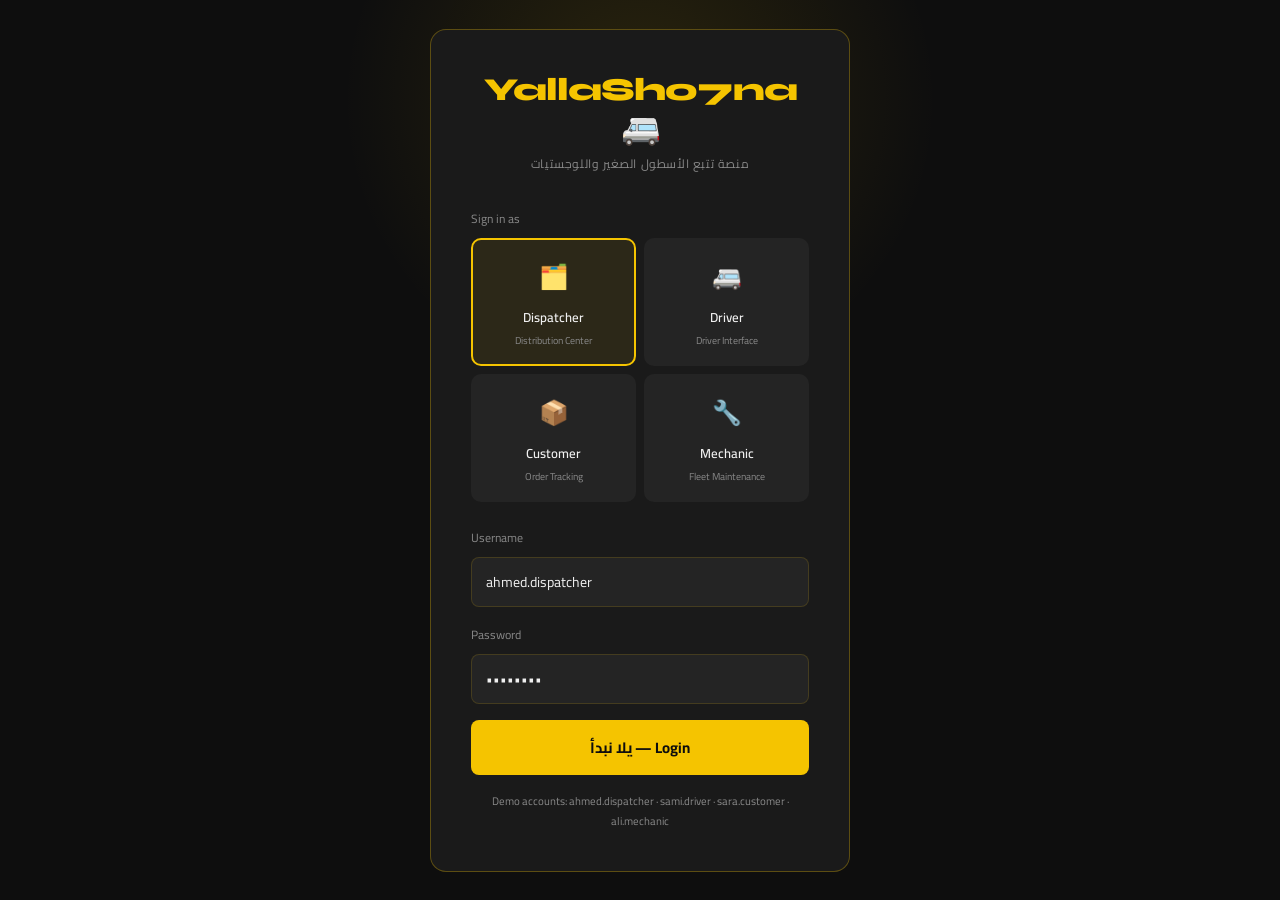
<file: yallasho7na/index.html>
<!DOCTYPE html>
<html lang="en">
<head>
<meta charset="UTF-8">
<meta name="viewport" content="width=device-width, initial-scale=1.0">
<title>YallaSho7na — Login</title>
<link href="https://fonts.googleapis.com/css2?family=Syne:wght@700;800&family=Cairo:wght@400;500;600;700&display=swap" rel="stylesheet">
<link rel="stylesheet" href="shared.css">
<style>
body {
  display: flex; align-items: center; justify-content: center;
  min-height: 100vh; background: var(--blk); position: relative; overflow: hidden;
}
body::before {
  content: ''; position: absolute;
  top: -200px; left: 50%; transform: translateX(-50%);
  width: 600px; height: 600px;
  background: radial-gradient(circle, rgba(245,196,0,0.12) 0%, transparent 70%);
  pointer-events: none;
}
.login-box {
  width: 420px; background: var(--blk2);
  border: 1px solid var(--border2); border-radius: 16px;
  padding: 40px; position: relative; z-index: 1;
}
.login-logo { text-align: center; margin-bottom: 32px; }
.logo-text { font-family: var(--head); font-size: 32px; font-weight: 800; color: var(--y); letter-spacing: -1px; }
.logo-sub { font-size: 12px; color: var(--muted); margin-top: 4px; letter-spacing: 0.05em; }

.actor-grid { display: grid; grid-template-columns: 1fr 1fr; gap: 8px; margin-bottom: 24px; }
.actor-card {
  padding: 14px 12px; background: var(--blk3);
  border: 2px solid transparent; border-radius: 10px;
  cursor: pointer; text-align: center; transition: all 0.18s;
}
.actor-card:hover { border-color: var(--border2); background: var(--blk4); }
.actor-card.selected { border-color: var(--y); background: rgba(245,196,0,0.08); }
.actor-emoji { font-size: 24px; display: block; margin-bottom: 6px; }
.actor-name { font-size: 13px; font-weight: 600; }
.actor-role { font-size: 10px; color: var(--muted); margin-top: 2px; }

.btn-login {
  width: 100%; padding: 13px;
  background: var(--y); color: var(--blk);
  border: none; border-radius: 8px;
  font-family: var(--body); font-size: 15px; font-weight: 700;
  cursor: pointer; transition: background 0.15s;
}
.btn-login:hover { background: var(--yh); }
.demo-hint { text-align: center; font-size: 11px; color: var(--muted); margin-top: 16px; }
</style>
</head>
<body>

<div class="login-box">
  <div class="login-logo">
    <div class="logo-text">YallaSho7na 🚐</div>
    <div class="logo-sub">منصة تتبع الأسطول الصغير واللوجستيات</div>
  </div>

  <label class="login-label">Sign in as</label>
  <div class="actor-grid" id="actor-grid">
    <div class="actor-card selected" data-actor="dispatcher" onclick="selectActor(this)">
      <span class="actor-emoji">🗂️</span>
      <div class="actor-name">Dispatcher</div>
      <div class="actor-role">Distribution Center</div>
    </div>
    <div class="actor-card" data-actor="driver" onclick="selectActor(this)">
      <span class="actor-emoji">🚐</span>
      <div class="actor-name">Driver</div>
      <div class="actor-role">Driver Interface</div>
    </div>
    <div class="actor-card" data-actor="customer" onclick="selectActor(this)">
      <span class="actor-emoji">📦</span>
      <div class="actor-name">Customer</div>
      <div class="actor-role">Order Tracking</div>
    </div>
    <div class="actor-card" data-actor="mechanic" onclick="selectActor(this)">
      <span class="actor-emoji">🔧</span>
      <div class="actor-name">Mechanic</div>
      <div class="actor-role">Fleet Maintenance</div>
    </div>
  </div>

  <label class="login-label">Username</label>
  <input class="login-input" id="login-username" value="ahmed.dispatcher" placeholder="Enter username">

  <label class="login-label">Password</label>
  <input class="login-input" type="password" value="••••••••" placeholder="Password">

  <button class="btn-login" onclick="doLogin()">يلا نبدأ — Login</button>
  <div class="demo-hint">Demo accounts: ahmed.dispatcher · sami.driver · sara.customer · ali.mechanic</div>
</div>

<script>
let currentActor = 'dispatcher';

function selectActor(el) {
  document.querySelectorAll('.actor-card').forEach(c => c.classList.remove('selected'));
  el.classList.add('selected');
  currentActor = el.dataset.actor;
  const map = {
    dispatcher: 'ahmed.dispatcher',
    driver: 'sami.driver',
    customer: 'sara.customer',
    mechanic: 'ali.mechanic'
  };
  document.getElementById('login-username').value = map[currentActor];
}

function doLogin() {
  const pages = {
    dispatcher: 'dispatcher/index.html',
    driver: 'driver/index.html',
    customer: 'customer/index.html',
    mechanic: 'mechanic/index.html'
  };
  window.location.href = pages[currentActor];
}
</script>
</body>
</html>
</file>
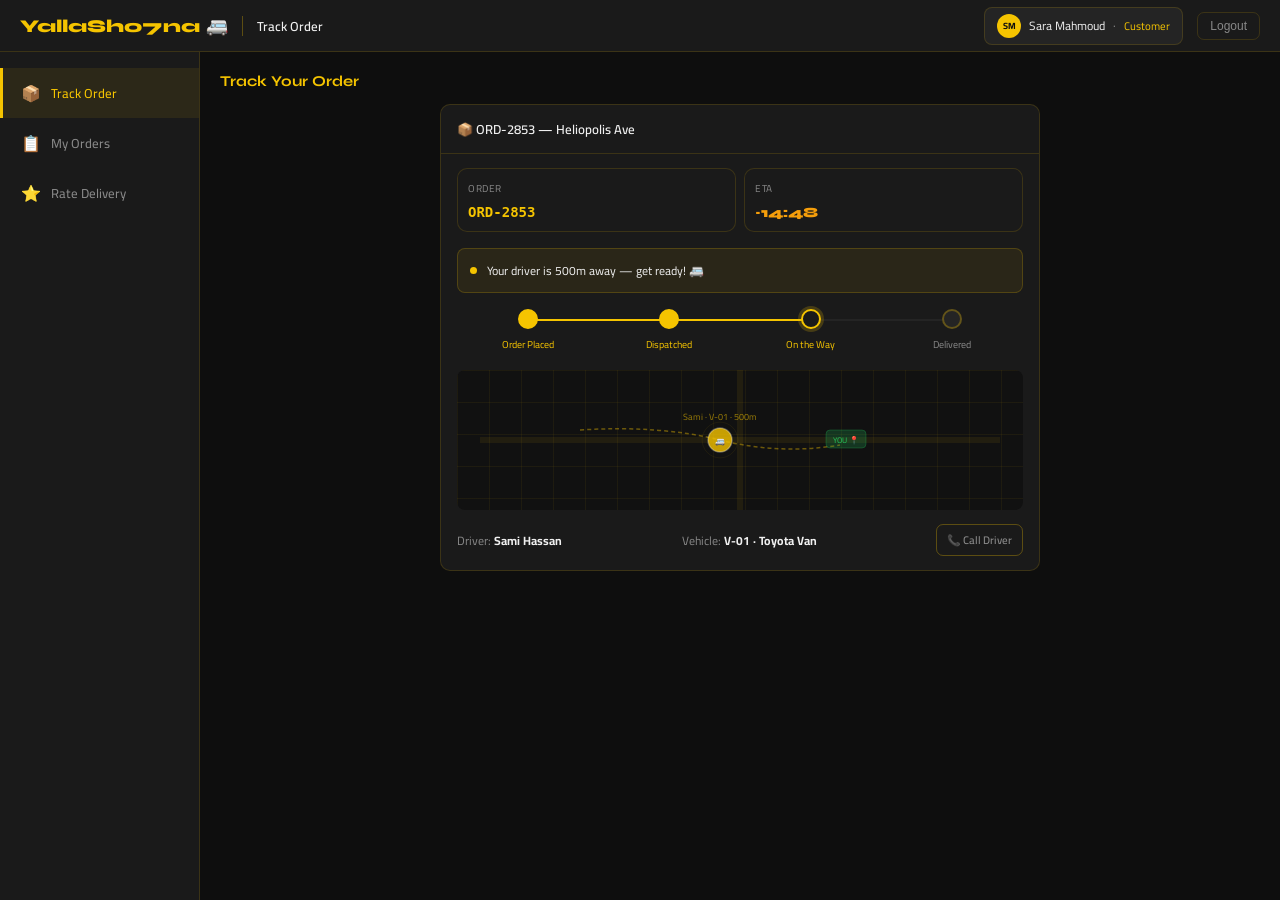
<file: yallasho7na/customer/index.html>
<!DOCTYPE html>
<html lang="en">
<head>
<meta charset="UTF-8">
<meta name="viewport" content="width=device-width, initial-scale=1.0">
<title>YallaSho7na — Customer</title>
<link href="https://fonts.googleapis.com/css2?family=Syne:wght@700;800&family=Cairo:wght@400;500;600;700&display=swap" rel="stylesheet">
<link rel="stylesheet" href="../shared.css">
<link rel="stylesheet" href="style.css">
</head>
<body>
<div id="app">
  <div class="topbar">
    <div class="topbar-logo">YallaSho7na 🚐</div>
    <div class="topbar-divider"></div>
    <div class="topbar-page" id="page-title">Track Order</div>
    <div class="topbar-user">
      <div class="topbar-avatar">SM</div>
      <span>Sara Mahmoud</span>
      <span style="color:var(--muted)">·</span>
      <span style="color:var(--y);font-size:11px">Customer</span>
    </div>
    <button class="btn-logout" onclick="doLogout()">Logout</button>
  </div>
  <div class="layout">
    <div class="sidebar" id="sidebar"></div>
    <div class="content" id="content"></div>
  </div>
</div>
<script src="../shared.js"></script>
<script src="app.js"></script>
</body>
</html>
</file>
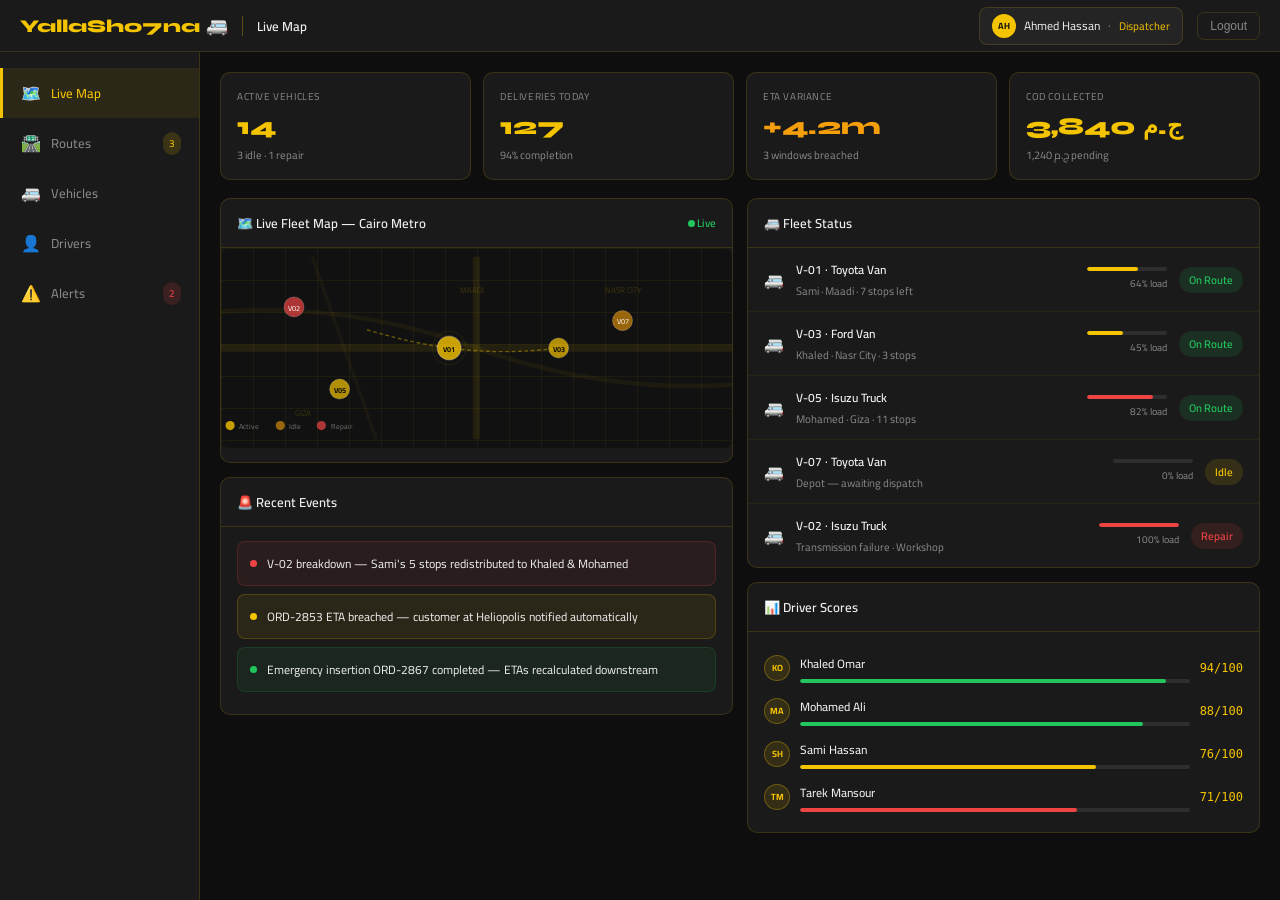
<file: yallasho7na/dispatcher/index.html>
<!DOCTYPE html>
<html lang="en">
<head>
<meta charset="UTF-8">
<meta name="viewport" content="width=device-width, initial-scale=1.0">
<title>YallaSho7na — Dispatcher</title>
<link href="https://fonts.googleapis.com/css2?family=Syne:wght@700;800&family=Cairo:wght@400;500;600;700&display=swap" rel="stylesheet">
<link rel="stylesheet" href="../shared.css">
<link rel="stylesheet" href="style.css">
</head>
<body>
<div id="app">
  <div class="topbar">
    <div class="topbar-logo">YallaSho7na 🚐</div>
    <div class="topbar-divider"></div>
    <div class="topbar-page" id="page-title">Live Map</div>
    <div class="topbar-user">
      <div class="topbar-avatar">AH</div>
      <span>Ahmed Hassan</span>
      <span style="color:var(--muted)">·</span>
      <span style="color:var(--y);font-size:11px">Dispatcher</span>
    </div>
    <button class="btn-logout" onclick="doLogout()">Logout</button>
  </div>
  <div class="layout">
    <div class="sidebar" id="sidebar"></div>
    <div class="content" id="content"></div>
  </div>
</div>
<script src="../shared.js"></script>
<script src="app.js"></script>
</body>
</html>
</file>
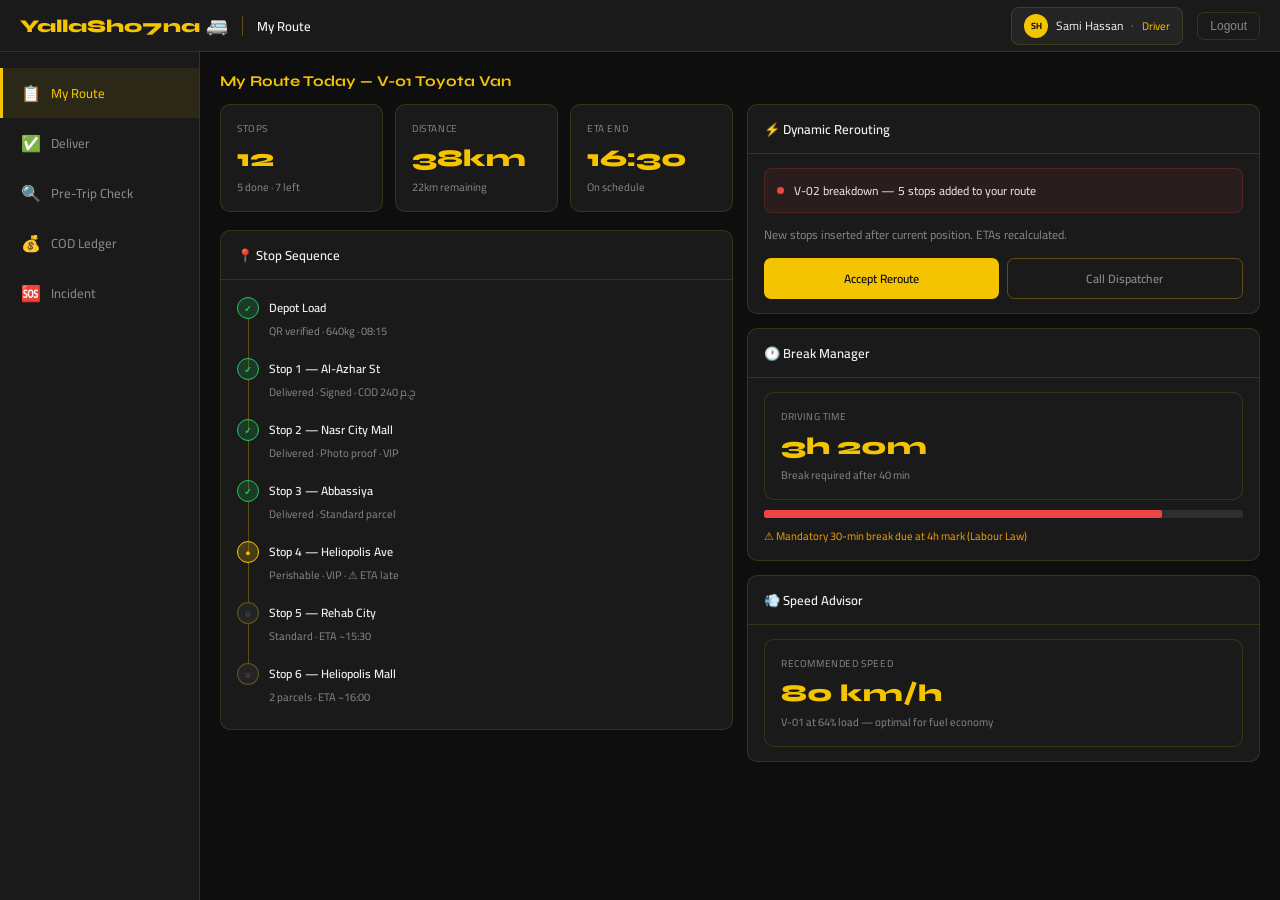
<file: yallasho7na/driver/index.html>
<!DOCTYPE html>
<html lang="en">
<head>
<meta charset="UTF-8">
<meta name="viewport" content="width=device-width, initial-scale=1.0">
<title>YallaSho7na — Driver</title>
<link href="https://fonts.googleapis.com/css2?family=Syne:wght@700;800&family=Cairo:wght@400;500;600;700&display=swap" rel="stylesheet">
<link rel="stylesheet" href="../shared.css">
<link rel="stylesheet" href="style.css">
</head>
<body>
<div id="app">
  <div class="topbar">
    <div class="topbar-logo">YallaSho7na 🚐</div>
    <div class="topbar-divider"></div>
    <div class="topbar-page" id="page-title">My Route</div>
    <div class="topbar-user">
      <div class="topbar-avatar">SH</div>
      <span>Sami Hassan</span>
      <span style="color:var(--muted)">·</span>
      <span style="color:var(--y);font-size:11px">Driver</span>
    </div>
    <button class="btn-logout" onclick="doLogout()">Logout</button>
  </div>
  <div class="layout">
    <div class="sidebar" id="sidebar"></div>
    <div class="content" id="content"></div>
  </div>
</div>
<script src="../shared.js"></script>
<script src="app.js"></script>
</body>
</html>
</file>
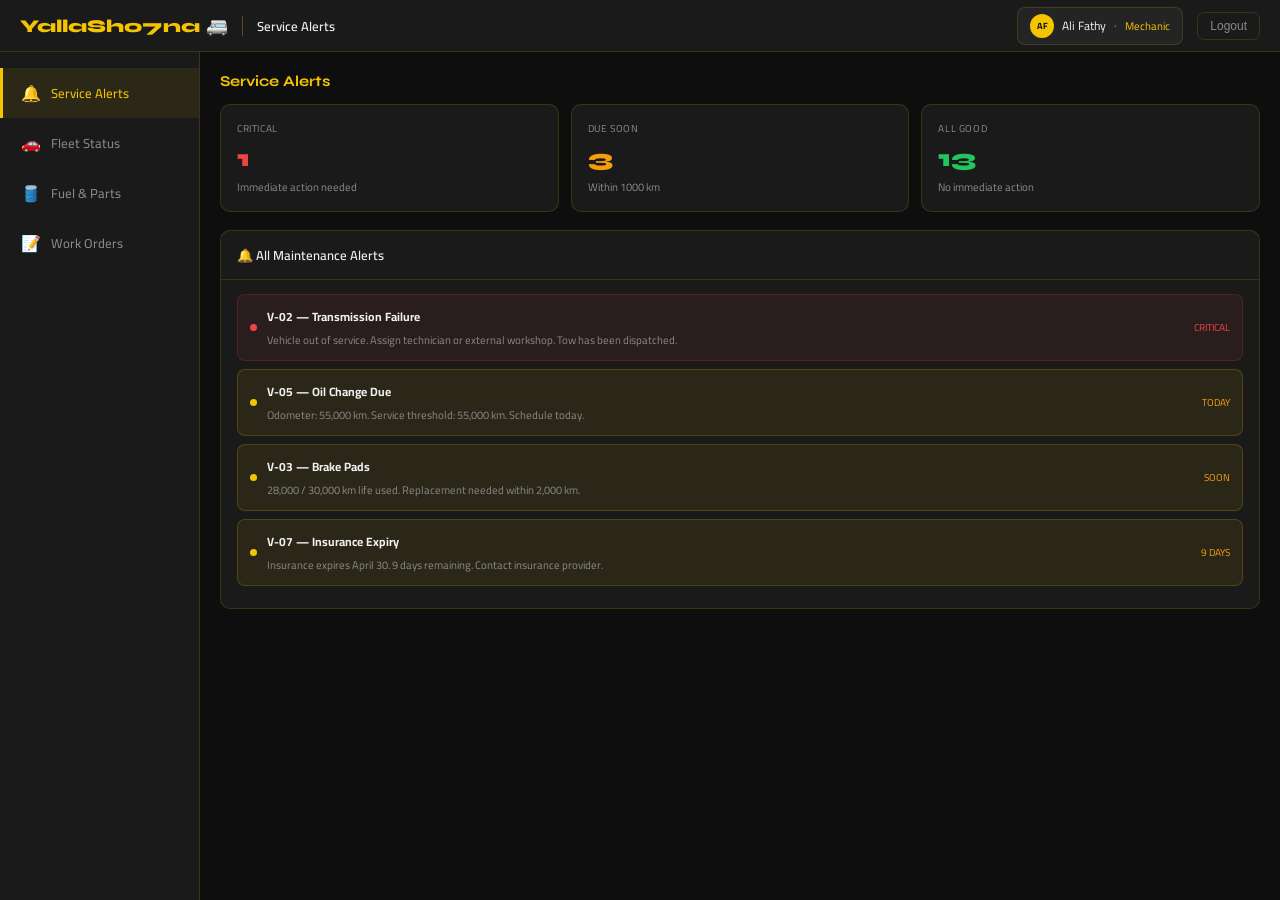
<file: yallasho7na/mechanic/index.html>
<!DOCTYPE html>
<html lang="en">
<head>
<meta charset="UTF-8">
<meta name="viewport" content="width=device-width, initial-scale=1.0">
<title>YallaSho7na — Mechanic</title>
<link href="https://fonts.googleapis.com/css2?family=Syne:wght@700;800&family=Cairo:wght@400;500;600;700&display=swap" rel="stylesheet">
<link rel="stylesheet" href="../shared.css">
<link rel="stylesheet" href="style.css">
</head>
<body>
<div id="app">
  <div class="topbar">
    <div class="topbar-logo">YallaSho7na 🚐</div>
    <div class="topbar-divider"></div>
    <div class="topbar-page" id="page-title">Service Alerts</div>
    <div class="topbar-user">
      <div class="topbar-avatar">AF</div>
      <span>Ali Fathy</span>
      <span style="color:var(--muted)">·</span>
      <span style="color:var(--y);font-size:11px">Mechanic</span>
    </div>
    <button class="btn-logout" onclick="doLogout()">Logout</button>
  </div>
  <div class="layout">
    <div class="sidebar" id="sidebar"></div>
    <div class="content" id="content"></div>
  </div>
</div>
<script src="../shared.js"></script>
<script src="app.js"></script>
</body>
</html>
</file>
<file: css/style.css>
*
{ box-sizing: border-box; margin: 0; padding: 0; }

:root {
  --y: #f5c400;
  --yh: #ffd83d;
  --yd: #c99b00;
  --blk: #0e0e0e;
  --blk2: #1a1a1a;
  --blk3: #242424;
  --blk4: #2e2e2e;
  --txt: #f0f0f0;
  --muted: #888;
  --border: rgba(245,196,0,0.15);
  --border2: rgba(245,196,0,0.3);
  --success: #22c55e;
  --danger: #ef4444;
  --warn: #f59e0b;
  --head: 'Syne', sans-serif;
  --body: 'Cairo', sans-serif;
}

body { font-family: var(--body); background: var(--blk); color: var(--txt); min-height: 100vh; }

/* ============ LOGIN SCREEN ============ */
#login-screen {
  min-height: 100vh;
  display: flex;
  align-items: center;
  justify-content: center;
  background: var(--blk);
  position: relative;
  overflow: hidden;
}

#login-screen::before {
  content: '';
  position: absolute;
  top: -200px; left: 50%; transform: translateX(-50%);
  width: 600px; height: 600px;
  background: radial-gradient(circle, rgba(245,196,0,0.12) 0%, transparent 70%);
  pointer-events: none;
}

.login-box {
  width: 420px;
  background: var(--blk2);
  border: 1px solid var(--border2);
  border-radius: 16px;
  padding: 40px;
  position: relative;
  z-index: 1;
}

.login-logo {
  text-align: center;
  margin-bottom: 32px;
}

.logo-text {
  font-family: var(--head);
  font-size: 32px;
  font-weight: 800;
  color: var(--y);
  letter-spacing: -1px;
}

.logo-sub {
  font-size: 12px;
  color: var(--muted);
  margin-top: 4px;
  letter-spacing: 0.05em;
}

.login-label {
  font-size: 12px;
  color: var(--muted);
  margin-bottom: 8px;
  display: block;
}

.login-input {
  width: 100%;
  padding: 11px 14px;
  background: var(--blk3);
  border: 1px solid var(--border);
  border-radius: 8px;
  color: var(--txt);
  font-family: var(--body);
  font-size: 14px;
  margin-bottom: 16px;
  outline: none;
  transition: border-color 0.2s;
}

.login-input:focus { border-color: var(--y); }

.actor-grid {
  display: grid;
  grid-template-columns: 1fr 1fr;
  gap: 8px;
  margin-bottom: 24px;
}

.actor-card {
  padding: 14px 12px;
  background: var(--blk3);
  border: 2px solid transparent;
  border-radius: 10px;
  cursor: pointer;
  text-align: center;
  transition: all 0.18s;
}

.actor-card:hover { border-color: var(--border2); background: var(--blk4); }
.actor-card.selected { border-color: var(--y); background: rgba(245,196,0,0.08); }

.actor-emoji { font-size: 24px; display: block; margin-bottom: 6px; }
.actor-name { font-size: 13px; font-weight: 600; }
.actor-role { font-size: 10px; color: var(--muted); margin-top: 2px; }

.btn-login {
  width: 100%;
  padding: 13px;
  background: var(--y);
  color: var(--blk);
  border: none;
  border-radius: 8px;
  font-family: var(--body);
  font-size: 15px;
  font-weight: 700;
  cursor: pointer;
  transition: background 0.15s;
}

.btn-login:hover { background: var(--yh); }

.demo-hint {
  text-align: center;
  font-size: 11px;
  color: var(--muted);
  margin-top: 16px;
}

/* ============ APP SHELL ============ */
#app { display: none; min-height: 100vh; flex-direction: column; }

/* Topbar */
.topbar {
  height: 52px;
  background: var(--blk2);
  border-bottom: 1px solid var(--border);
  display: flex;
  align-items: center;
  padding: 0 20px;
  gap: 14px;
  position: sticky;
  top: 0;
  z-index: 100;
}

.topbar-logo { font-family: var(--head); font-size: 18px; font-weight: 800; color: var(--y); }
.topbar-divider { width: 1px; height: 20px; background: var(--border2); }
.topbar-page { font-size: 13px; font-weight: 600; flex: 1; }

.topbar-user {
  display: flex;
  align-items: center;
  gap: 8px;
  padding: 6px 12px;
  background: var(--blk3);
  border: 1px solid var(--border);
  border-radius: 8px;
  font-size: 12px;
  cursor: pointer;
}

.topbar-avatar {
  width: 24px; height: 24px;
  border-radius: 50%;
  background: var(--y);
  color: var(--blk);
  display: flex; align-items: center; justify-content: center;
  font-size: 9px;
  font-weight: 700;
}

.btn-logout {
  padding: 6px 12px;
  background: transparent;
  border: 1px solid var(--border);
  border-radius: 7px;
  color: var(--muted);
  font-size: 12px;
  cursor: pointer;
  transition: all 0.15s;
}
.btn-logout:hover { border-color: var(--danger); color: var(--danger); }

/* ============ LAYOUT ============ */
.layout { display: flex; flex: 1; }

/* Sidebar */
.sidebar {
  width: 200px;
  background: var(--blk2);
  border-right: 1px solid var(--border);
  min-height: calc(100vh - 52px);
  padding: 16px 0;
}

.nav-item {
  display: flex;
  align-items: center;
  gap: 10px;
  padding: 10px 18px;
  font-size: 13px;
  font-weight: 500;
  color: var(--muted);
  cursor: pointer;
  border-left: 3px solid transparent;
  transition: all 0.15s;
}

.nav-item:hover { color: var(--txt); background: rgba(245,196,0,0.05); }
.nav-item.active { color: var(--y); border-left-color: var(--y); background: rgba(245,196,0,0.08); }

.nav-icon { font-size: 16px; width: 20px; text-align: center; }

.nav-badge {
  margin-left: auto;
  font-size: 10px;
  padding: 2px 6px;
  border-radius: 10px;
  background: rgba(239,68,68,0.15);
  color: var(--danger);
}

.nav-badge.y { background: rgba(245,196,0,0.15); color: var(--y); }

/* Content */
.content { flex: 1; padding: 20px; overflow-y: auto; }

/* ============ COMPONENTS ============ */

/* Section heading */
.section-title {
  font-family: var(--head);
  font-size: 15px;
  font-weight: 700;
  margin-bottom: 14px;
  color: var(--y);
}

/* KPI cards */
.kpi-row { display: grid; grid-template-columns: repeat(4,1fr); gap: 12px; margin-bottom: 18px; }
.kpi-row-3 { grid-template-columns: repeat(3,1fr); }

.kpi {
  background: var(--blk2);
  border: 1px solid var(--border);
  border-radius: 10px;
  padding: 14px 16px;
}

.kpi-label { font-size: 10px; color: var(--muted); text-transform: uppercase; letter-spacing: 0.06em; margin-bottom: 6px; }
.kpi-val { font-family: var(--head); font-size: 24px; font-weight: 800; color: var(--y); }
.kpi-sub { font-size: 11px; color: var(--muted); margin-top: 4px; }

/* Card */
.card {
  background: var(--blk2);
  border: 1px solid var(--border);
  border-radius: 10px;
  overflow: hidden;
  margin-bottom: 14px;
}

.card-head {
  padding: 12px 16px;
  border-bottom: 1px solid var(--border);
  display: flex;
  align-items: center;
  justify-content: space-between;
  font-size: 13px;
  font-weight: 600;
}

.card-body { padding: 14px 16px; }

/* Table-like rows */
.row-item {
  display: flex;
  align-items: center;
  gap: 12px;
  padding: 10px 0;
  border-bottom: 1px solid rgba(245,196,0,0.06);
  font-size: 13px;
}

.row-item:last-child { border-bottom: none; }

/* Pill status */
.pill {
  padding: 3px 10px;
  border-radius: 20px;
  font-size: 11px;
  font-weight: 600;
  white-space: nowrap;
}

.pill-active { background: rgba(34,197,94,0.12); color: var(--success); }
.pill-idle { background: rgba(245,196,0,0.12); color: var(--y); }
.pill-danger { background: rgba(239,68,68,0.12); color: var(--danger); }
.pill-warn { background: rgba(245,158,11,0.12); color: var(--warn); }
.pill-blue { background: rgba(99,179,237,0.12); color: #63b3ed; }

/* Progress bar */
.prog-wrap { flex: 1; max-width: 80px; }
.prog-bar { height: 4px; background: var(--blk4); border-radius: 2px; overflow: hidden; }
.prog-fill { height: 100%; border-radius: 2px; background: var(--y); }
.prog-fill.g { background: var(--success); }
.prog-fill.r { background: var(--danger); }
.prog-text { font-size: 10px; color: var(--muted); margin-top: 3px; text-align: right; }

/* Two col */
.two-col { display: grid; grid-template-columns: 1fr 1fr; gap: 14px; margin-bottom: 14px; }
.three-col { display: grid; grid-template-columns: 1fr 1fr 1fr; gap: 14px; }

/* Map mockup */
.map-mock {
  height: 200px;
  background: #111;
  border-radius: 8px;
  position: relative;
  overflow: hidden;
  margin-bottom: 14px;
}

.map-mock::before {
  content: '';
  position: absolute;
  inset: 0;
  background-image:
    linear-gradient(rgba(245,196,0,0.06) 1px, transparent 1px),
    linear-gradient(90deg, rgba(245,196,0,0.06) 1px, transparent 1px);
  background-size: 32px 32px;
}

/* Stop timeline */
.stop-line { display: flex; flex-direction: column; gap: 0; }

.stop-row {
  display: flex;
  align-items: flex-start;
  gap: 10px;
  padding: 8px 0;
  position: relative;
}

.stop-dot {
  width: 22px; height: 22px;
  border-radius: 50%;
  display: flex; align-items: center; justify-content: center;
  font-size: 9px;
  font-weight: 700;
  flex-shrink: 0;
  margin-top: 1px;
  position: relative;
  z-index: 1;
}

.stop-dot.done { background: rgba(34,197,94,0.2); border: 1px solid var(--success); color: var(--success); }
.stop-dot.cur { background: rgba(245,196,0,0.2); border: 1px solid var(--y); color: var(--y); }
.stop-dot.next { background: var(--blk3); border: 1px solid var(--border2); color: var(--muted); }

.stop-connector {
  position: absolute;
  left: 11px;
  top: 30px;
  width: 1px;
  height: calc(100% - 8px);
  background: var(--border2);
}

.stop-row:last-child .stop-connector { display: none; }
.stop-info { flex: 1; }
.stop-name { font-size: 12px; font-weight: 600; }
.stop-detail { font-size: 11px; color: var(--muted); margin-top: 2px; }

/* Alert item */
.alert-item {
  display: flex;
  align-items: center;
  gap: 10px;
  padding: 10px 12px;
  border-radius: 8px;
  margin-bottom: 8px;
  font-size: 12px;
}

.alert-r { background: rgba(239,68,68,0.07); border: 1px solid rgba(239,68,68,0.2); }
.alert-y { background: rgba(245,196,0,0.07); border: 1px solid rgba(245,196,0,0.2); }
.alert-g { background: rgba(34,197,94,0.07); border: 1px solid rgba(34,197,94,0.15); }

.alert-dot { width: 7px; height: 7px; border-radius: 50%; flex-shrink: 0; }
.ad-r { background: var(--danger); }
.ad-y { background: var(--y); }
.ad-g { background: var(--success); }

/* Checklist */
.check-row {
  display: flex;
  align-items: center;
  gap: 10px;
  padding: 9px 0;
  border-bottom: 1px solid rgba(245,196,0,0.06);
  font-size: 13px;
}

.check-row:last-child { border-bottom: none; }

.check-box {
  width: 18px; height: 18px;
  border-radius: 4px;
  border: 2px solid var(--border2);
  display: flex; align-items: center; justify-content: center;
  cursor: pointer;
  flex-shrink: 0;
  font-size: 10px;
  transition: all 0.15s;
}

.check-box.checked { background: var(--y); border-color: var(--y); color: var(--blk); }

/* Btn */
.btn {
  padding: 8px 16px;
  border-radius: 7px;
  font-family: var(--body);
  font-size: 12px;
  font-weight: 600;
  cursor: pointer;
  border: none;
  transition: all 0.15s;
}

.btn-y { background: var(--y); color: var(--blk); }
.btn-y:hover { background: var(--yh); }
.btn-ghost { background: transparent; border: 1px solid var(--border2); color: var(--muted); }
.btn-ghost:hover { color: var(--txt); border-color: var(--y); }

/* Rating stars */
.stars { color: var(--y); font-size: 13px; letter-spacing: 1px; }

/* Tracking bar */
.track-bar {
  display: flex;
  align-items: center;
  gap: 0;
  margin: 16px 0;
}

.track-step {
  flex: 1;
  text-align: center;
  position: relative;
}

.track-step::before {
  content: '';
  position: absolute;
  top: 10px;
  left: 50%;
  width: 100%;
  height: 2px;
  background: var(--blk3);
}

.track-step:last-child::before { display: none; }

.track-step.done::before { background: var(--y); }

.track-dot {
  width: 20px; height: 20px;
  border-radius: 50%;
  background: var(--blk3);
  border: 2px solid var(--border2);
  margin: 0 auto 6px;
  position: relative;
  z-index: 1;
}

.track-step.done .track-dot { background: var(--y); border-color: var(--y); }
.track-step.cur .track-dot { background: var(--blk2); border-color: var(--y); box-shadow: 0 0 0 3px rgba(245,196,0,0.2); }

.track-label { font-size: 10px; color: var(--muted); }
.track-step.done .track-label, .track-step.cur .track-label { color: var(--y); }

/* Spinner / live dot */
.live-dot {
  width: 7px; height: 7px;
  border-radius: 50%;
  background: var(--success);
  display: inline-block;
}

/* Page panels hidden by default */
.view { display: none; }
.view.active { display: block; }
</file>
<file: yallasho7na/shared.css>
/* ============ RESET & VARIABLES ============ */
* { box-sizing: border-box; margin: 0; padding: 0; }

:root {
  --y: #f5c400;
  --yh: #ffd83d;
  --yd: #c99b00;
  --blk: #0e0e0e;
  --blk2: #1a1a1a;
  --blk3: #242424;
  --blk4: #2e2e2e;
  --txt: #f0f0f0;
  --muted: #888;
  --border: rgba(245,196,0,0.15);
  --border2: rgba(245,196,0,0.3);
  --success: #22c55e;
  --danger: #ef4444;
  --warn: #f59e0b;
  --head: 'Syne', sans-serif;
  --body: 'Cairo', sans-serif;
}

body { font-family: var(--body); background: var(--blk); color: var(--txt); min-height: 100vh; }

/* ============ TOPBAR ============ */
.topbar {
  height: 52px;
  background: var(--blk2);
  border-bottom: 1px solid var(--border);
  display: flex;
  align-items: center;
  padding: 0 20px;
  gap: 14px;
  position: sticky;
  top: 0;
  z-index: 100;
}
.topbar-logo { font-family: var(--head); font-size: 18px; font-weight: 800; color: var(--y); }
.topbar-divider { width: 1px; height: 20px; background: var(--border2); }
.topbar-page { font-size: 13px; font-weight: 600; flex: 1; }
.topbar-user {
  display: flex; align-items: center; gap: 8px;
  padding: 6px 12px;
  background: var(--blk3); border: 1px solid var(--border); border-radius: 8px;
  font-size: 12px; cursor: pointer;
}
.topbar-avatar {
  width: 24px; height: 24px; border-radius: 50%;
  background: var(--y); color: var(--blk);
  display: flex; align-items: center; justify-content: center;
  font-size: 9px; font-weight: 700;
}
.btn-logout {
  padding: 6px 12px; background: transparent;
  border: 1px solid var(--border); border-radius: 7px;
  color: var(--muted); font-size: 12px; cursor: pointer; transition: all 0.15s;
}
.btn-logout:hover { border-color: var(--danger); color: var(--danger); }

/* ============ LAYOUT ============ */
.layout { display: flex; flex: 1; }
#app { display: flex; min-height: 100vh; flex-direction: column; }

/* ============ SIDEBAR ============ */
.sidebar {
  width: 200px; background: var(--blk2);
  border-right: 1px solid var(--border);
  min-height: calc(100vh - 52px); padding: 16px 0;
}
.nav-item {
  display: flex; align-items: center; gap: 10px;
  padding: 10px 18px; font-size: 13px; font-weight: 500;
  color: var(--muted); cursor: pointer;
  border-left: 3px solid transparent; transition: all 0.15s;
}
.nav-item:hover { color: var(--txt); background: rgba(245,196,0,0.05); }
.nav-item.active { color: var(--y); border-left-color: var(--y); background: rgba(245,196,0,0.08); }
.nav-icon { font-size: 16px; width: 20px; text-align: center; }
.nav-badge {
  margin-left: auto; font-size: 10px; padding: 2px 6px;
  border-radius: 10px; background: rgba(239,68,68,0.15); color: var(--danger);
}
.nav-badge.y { background: rgba(245,196,0,0.15); color: var(--y); }

/* ============ CONTENT ============ */
.content { flex: 1; padding: 20px; overflow-y: auto; }

/* ============ COMPONENTS ============ */
.section-title {
  font-family: var(--head); font-size: 15px; font-weight: 700;
  margin-bottom: 14px; color: var(--y);
}
.kpi-row { display: grid; grid-template-columns: repeat(4,1fr); gap: 12px; margin-bottom: 18px; }
.kpi {
  background: var(--blk2); border: 1px solid var(--border); border-radius: 10px; padding: 14px 16px;
}
.kpi-label { font-size: 10px; color: var(--muted); text-transform: uppercase; letter-spacing: 0.06em; margin-bottom: 6px; }
.kpi-val { font-family: var(--head); font-size: 24px; font-weight: 800; color: var(--y); }
.kpi-sub { font-size: 11px; color: var(--muted); margin-top: 4px; }

.card { background: var(--blk2); border: 1px solid var(--border); border-radius: 10px; overflow: hidden; margin-bottom: 14px; }
.card-head {
  padding: 12px 16px; border-bottom: 1px solid var(--border);
  display: flex; align-items: center; justify-content: space-between;
  font-size: 13px; font-weight: 600;
}
.card-body { padding: 14px 16px; }

.row-item {
  display: flex; align-items: center; gap: 12px;
  padding: 10px 0; border-bottom: 1px solid rgba(245,196,0,0.06); font-size: 13px;
}
.row-item:last-child { border-bottom: none; }

.pill { padding: 3px 10px; border-radius: 20px; font-size: 11px; font-weight: 600; white-space: nowrap; }
.pill-active { background: rgba(34,197,94,0.12); color: var(--success); }
.pill-idle { background: rgba(245,196,0,0.12); color: var(--y); }
.pill-danger { background: rgba(239,68,68,0.12); color: var(--danger); }
.pill-warn { background: rgba(245,158,11,0.12); color: var(--warn); }
.pill-blue { background: rgba(99,179,237,0.12); color: #63b3ed; }

.prog-wrap { flex: 1; max-width: 80px; }
.prog-bar { height: 4px; background: var(--blk4); border-radius: 2px; overflow: hidden; }
.prog-fill { height: 100%; border-radius: 2px; background: var(--y); }
.prog-fill.g { background: var(--success); }
.prog-fill.r { background: var(--danger); }
.prog-text { font-size: 10px; color: var(--muted); margin-top: 3px; text-align: right; }

.two-col { display: grid; grid-template-columns: 1fr 1fr; gap: 14px; margin-bottom: 14px; }
.three-col { display: grid; grid-template-columns: 1fr 1fr 1fr; gap: 14px; }

.map-mock {
  height: 200px; background: #111; border-radius: 8px;
  position: relative; overflow: hidden; margin-bottom: 14px;
}
.map-mock::before {
  content: ''; position: absolute; inset: 0;
  background-image:
    linear-gradient(rgba(245,196,0,0.06) 1px, transparent 1px),
    linear-gradient(90deg, rgba(245,196,0,0.06) 1px, transparent 1px);
  background-size: 32px 32px;
}

.stop-line { display: flex; flex-direction: column; gap: 0; }
.stop-row { display: flex; align-items: flex-start; gap: 10px; padding: 8px 0; position: relative; }
.stop-dot {
  width: 22px; height: 22px; border-radius: 50%;
  display: flex; align-items: center; justify-content: center;
  font-size: 9px; font-weight: 700; flex-shrink: 0; margin-top: 1px;
  position: relative; z-index: 1;
}
.stop-dot.done { background: rgba(34,197,94,0.2); border: 1px solid var(--success); color: var(--success); }
.stop-dot.cur  { background: rgba(245,196,0,0.2); border: 1px solid var(--y); color: var(--y); }
.stop-dot.next { background: var(--blk3); border: 1px solid var(--border2); color: var(--muted); }
.stop-connector {
  position: absolute; left: 11px; top: 30px;
  width: 1px; height: calc(100% - 8px); background: var(--border2);
}
.stop-row:last-child .stop-connector { display: none; }
.stop-info { flex: 1; }
.stop-name { font-size: 12px; font-weight: 600; }
.stop-detail { font-size: 11px; color: var(--muted); margin-top: 2px; }

.alert-item {
  display: flex; align-items: center; gap: 10px;
  padding: 10px 12px; border-radius: 8px; margin-bottom: 8px; font-size: 12px;
}
.alert-r { background: rgba(239,68,68,0.07); border: 1px solid rgba(239,68,68,0.2); }
.alert-y { background: rgba(245,196,0,0.07); border: 1px solid rgba(245,196,0,0.2); }
.alert-g { background: rgba(34,197,94,0.07); border: 1px solid rgba(34,197,94,0.15); }
.alert-dot { width: 7px; height: 7px; border-radius: 50%; flex-shrink: 0; }
.ad-r { background: var(--danger); }
.ad-y { background: var(--y); }
.ad-g { background: var(--success); }

.check-row {
  display: flex; align-items: center; gap: 10px;
  padding: 9px 0; border-bottom: 1px solid rgba(245,196,0,0.06); font-size: 13px;
}
.check-row:last-child { border-bottom: none; }
.check-box {
  width: 18px; height: 18px; border-radius: 4px;
  border: 2px solid var(--border2);
  display: flex; align-items: center; justify-content: center;
  cursor: pointer; flex-shrink: 0; font-size: 10px; transition: all 0.15s;
}
.check-box.checked { background: var(--y); border-color: var(--y); color: var(--blk); }

.btn {
  padding: 8px 16px; border-radius: 7px;
  font-family: var(--body); font-size: 12px; font-weight: 600;
  cursor: pointer; border: none; transition: all 0.15s;
}
.btn-y { background: var(--y); color: var(--blk); }
.btn-y:hover { background: var(--yh); }
.btn-ghost { background: transparent; border: 1px solid var(--border2); color: var(--muted); }
.btn-ghost:hover { color: var(--txt); border-color: var(--y); }

.stars { color: var(--y); font-size: 13px; letter-spacing: 1px; }

.track-bar { display: flex; align-items: center; gap: 0; margin: 16px 0; }
.track-step { flex: 1; text-align: center; position: relative; }
.track-step::before {
  content: ''; position: absolute; top: 10px; left: 50%;
  width: 100%; height: 2px; background: var(--blk3);
}
.track-step:last-child::before { display: none; }
.track-step.done::before { background: var(--y); }
.track-dot {
  width: 20px; height: 20px; border-radius: 50%;
  background: var(--blk3); border: 2px solid var(--border2);
  margin: 0 auto 6px; position: relative; z-index: 1;
}
.track-step.done .track-dot { background: var(--y); border-color: var(--y); }
.track-step.cur  .track-dot { background: var(--blk2); border-color: var(--y); box-shadow: 0 0 0 3px rgba(245,196,0,0.2); }
.track-label { font-size: 10px; color: var(--muted); }
.track-step.done .track-label, .track-step.cur .track-label { color: var(--y); }

.live-dot { width: 7px; height: 7px; border-radius: 50%; background: var(--success); display: inline-block; }

.login-label { font-size: 12px; color: var(--muted); margin-bottom: 8px; display: block; }
.login-input {
  width: 100%; padding: 11px 14px;
  background: var(--blk3); border: 1px solid var(--border); border-radius: 8px;
  color: var(--txt); font-family: var(--body); font-size: 14px;
  margin-bottom: 16px; outline: none; transition: border-color 0.2s;
}
.login-input:focus { border-color: var(--y); }
</file>
<file: yallasho7na/customer/style.css>
/* Customer-specific styles */
/* All base styles are in ../shared.css */
</file>
<file: yallasho7na/dispatcher/style.css>
/* Dispatcher-specific styles */
/* All base styles are in ../shared.css */
</file>
<file: yallasho7na/driver/style.css>
/* Driver-specific styles */
/* All base styles are in ../shared.css */
</file>
<file: yallasho7na/mechanic/style.css>
/* Mechanic-specific styles */
/* All base styles are in ../shared.css */
</file>
